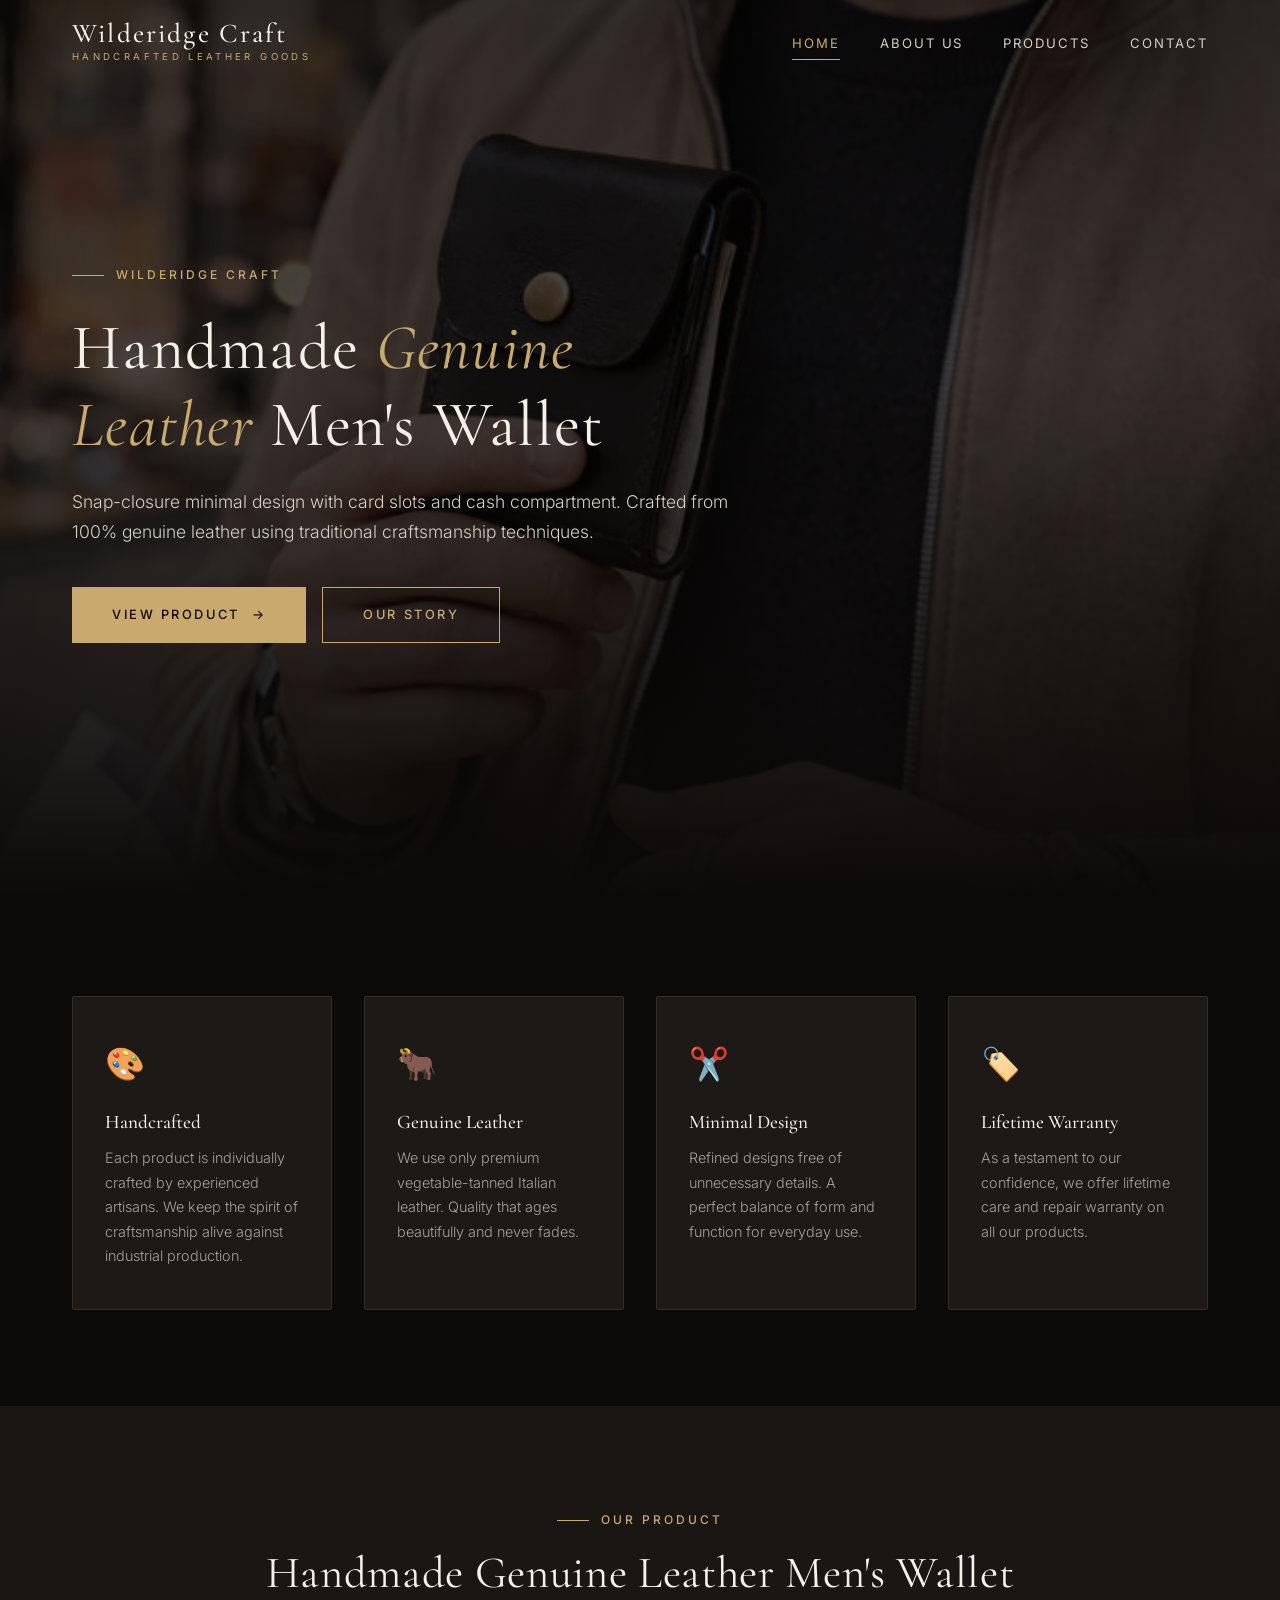
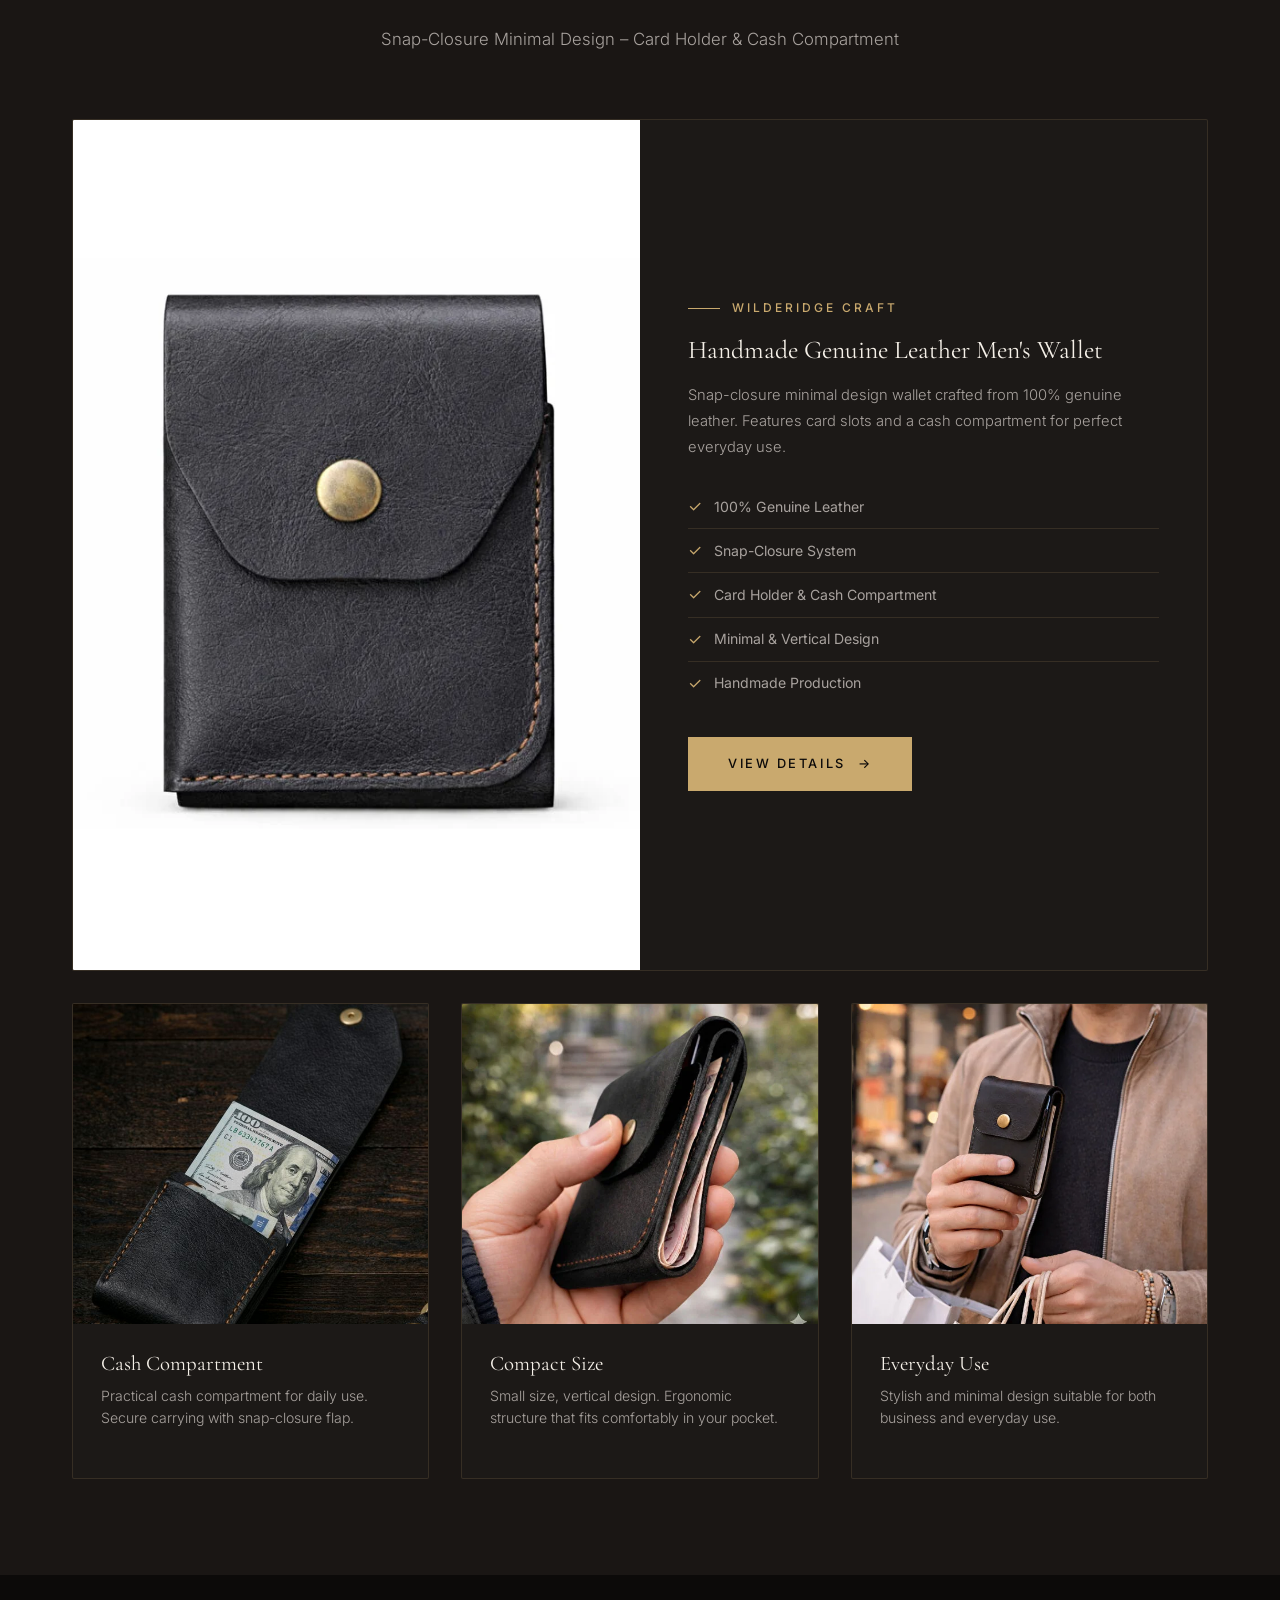
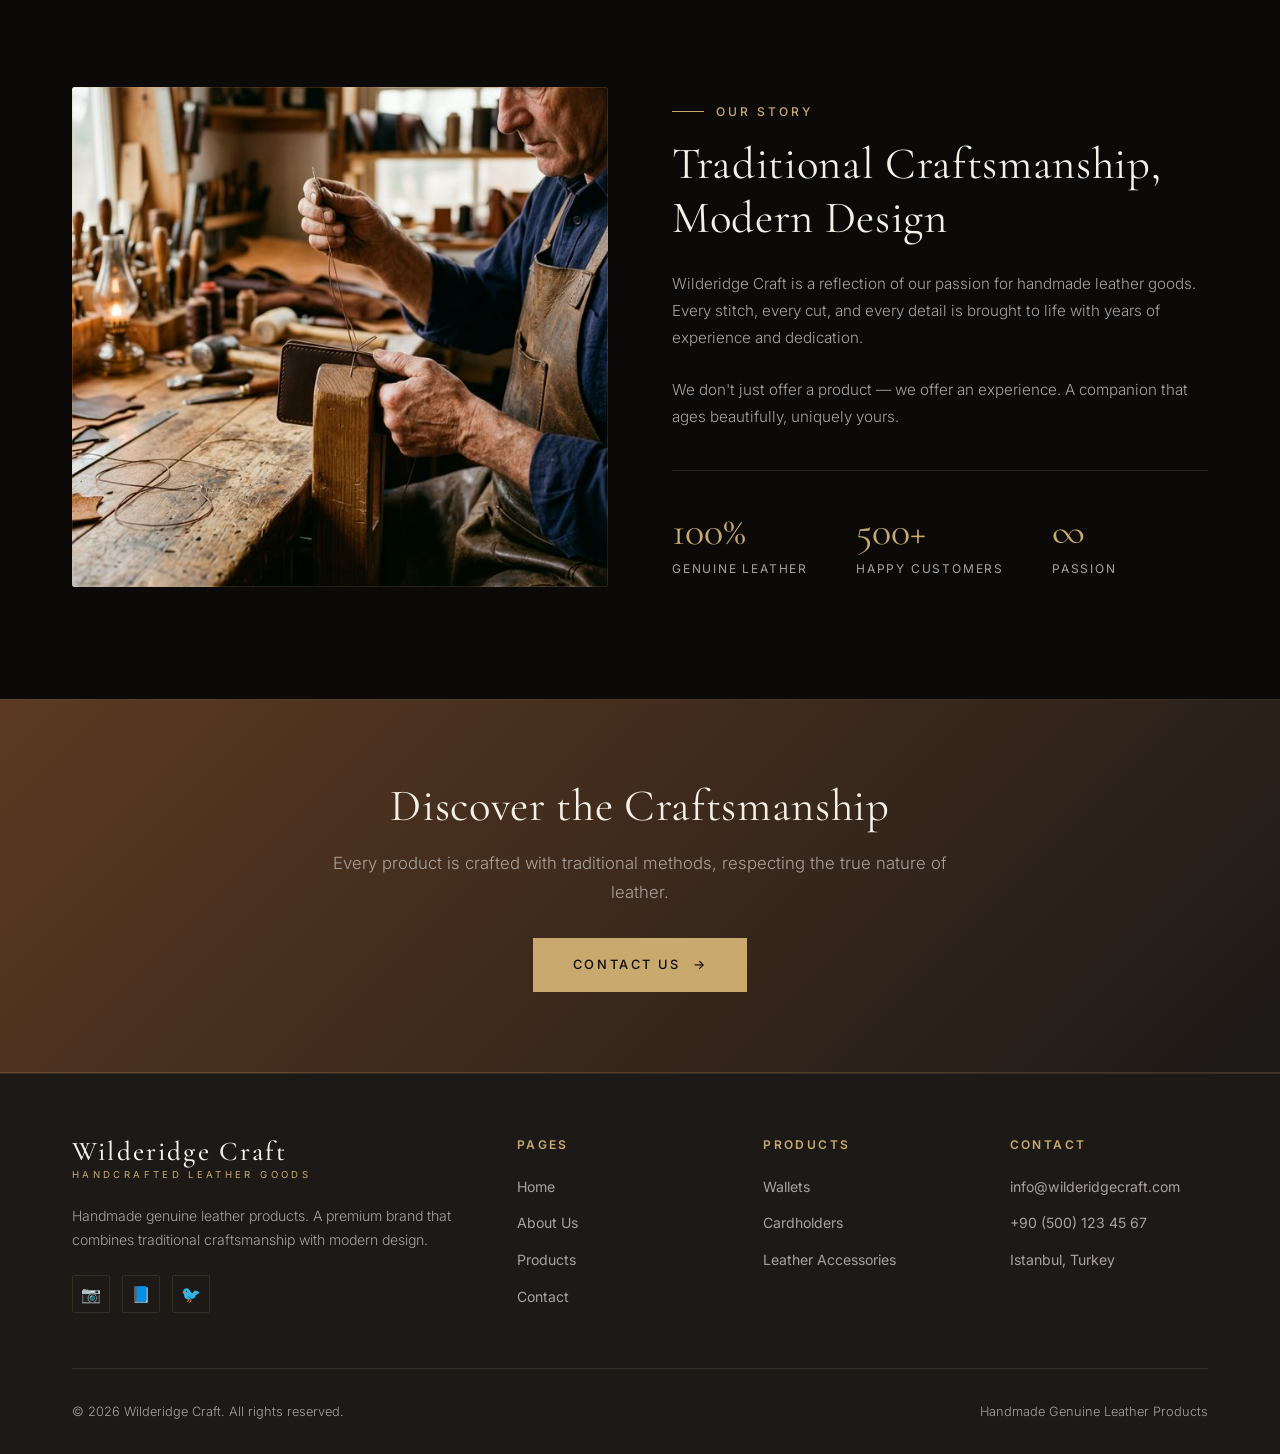
<file: index.html>
<!DOCTYPE html>
<html lang="en">
<head>
  <meta charset="UTF-8">
  <meta name="viewport" content="width=device-width, initial-scale=1.0">
  <title>Wilderidge Craft | Handmade Genuine Leather Wallet & Accessories</title>
  <meta name="description" content="Wilderidge Craft - Handmade genuine leather wallet, cardholder and leather accessories. Premium products crafted with traditional leather craftsmanship.">
  <link rel="stylesheet" href="style.css">
</head>
<body>

  <!-- HEADER -->
  <header class="header" id="header">
    <div class="container">
      <a href="index.html" class="logo">
        <span class="logo-brand">Wilderidge Craft</span>
        <span class="logo-tagline">Handcrafted Leather Goods</span>
      </a>
      <nav class="nav-links" id="navLinks">
        <a href="index.html" class="active">Home</a>
        <a href="hakkimizda.html">About Us</a>
        <a href="urunlerimiz.html">Products</a>
        <a href="iletisim.html">Contact</a>
      </nav>
      <button class="hamburger" id="hamburger" aria-label="Menu">
        <span></span>
        <span></span>
        <span></span>
      </button>
    </div>
    <div class="nav-overlay" id="navOverlay"></div>
  </header>

  <!-- HERO -->
  <section class="hero" id="hero">
    <div class="hero-bg">
      <img src="img/wallet-lifestyle.png" alt="Wilderidge Craft Handmade Leather Wallet">
    </div>
    <div class="hero-overlay"></div>
    <div class="container">
      <div class="hero-content">
        <span class="section-label">Wilderidge Craft</span>
        <h1>Handmade <span class="highlight">Genuine Leather</span> Men's Wallet</h1>
        <p>Snap-closure minimal design with card slots and cash compartment. Crafted from 100% genuine leather using traditional craftsmanship techniques.</p>
        <div style="display: flex; gap: 1rem; flex-wrap: wrap;">
          <a href="urunlerimiz.html" class="btn btn-primary">
            View Product
            <span class="btn-icon">→</span>
          </a>
          <a href="hakkimizda.html" class="btn btn-outline">
            Our Story
          </a>
        </div>
      </div>
    </div>
  </section>

  <!-- FEATURES -->
  <section class="features">
    <div class="container">
      <div class="features-grid">
        <div class="feature-card animate-on-scroll">
          <span class="feature-icon">🎨</span>
          <h3>Handcrafted</h3>
          <p>Each product is individually crafted by experienced artisans. We keep the spirit of craftsmanship alive against industrial production.</p>
        </div>
        <div class="feature-card animate-on-scroll">
          <span class="feature-icon">🐂</span>
          <h3>Genuine Leather</h3>
          <p>We use only premium vegetable-tanned Italian leather. Quality that ages beautifully and never fades.</p>
        </div>
        <div class="feature-card animate-on-scroll">
          <span class="feature-icon">✂️</span>
          <h3>Minimal Design</h3>
          <p>Refined designs free of unnecessary details. A perfect balance of form and function for everyday use.</p>
        </div>
        <div class="feature-card animate-on-scroll">
          <span class="feature-icon">🏷️</span>
          <h3>Lifetime Warranty</h3>
          <p>As a testament to our confidence, we offer lifetime care and repair warranty on all our products.</p>
        </div>
      </div>
    </div>
  </section>

  <!-- FEATURED PRODUCT -->
  <section class="products">
    <div class="container">
      <div class="products-header animate-on-scroll">
        <span class="section-label">Our Product</span>
        <h2 class="section-title">Handmade Genuine Leather Men's Wallet</h2>
        <p class="section-desc">Snap-Closure Minimal Design – Card Holder & Cash Compartment</p>
      </div>
      <div class="product-detail-card animate-on-scroll">
        <div class="product-detail-img">
          <img src="img/wallet-front.png" alt="Handmade Genuine Leather Men's Wallet – Snap-Closure Minimal Design">
        </div>
        <div class="product-detail-info">
          <span class="section-label">Wilderidge Craft</span>
          <h3>Handmade Genuine Leather Men's Wallet</h3>
          <p>Snap-closure minimal design wallet crafted from 100% genuine leather. Features card slots and a cash compartment for perfect everyday use.</p>
          <ul class="product-features">
            <li><span class="check">✓</span> 100% Genuine Leather</li>
            <li><span class="check">✓</span> Snap-Closure System</li>
            <li><span class="check">✓</span> Card Holder & Cash Compartment</li>
            <li><span class="check">✓</span> Minimal & Vertical Design</li>
            <li><span class="check">✓</span> Handmade Production</li>
          </ul>
          <a href="urunlerimiz.html" class="btn btn-primary" style="align-self: flex-start;">
            View Details
            <span class="btn-icon">→</span>
          </a>
        </div>
      </div>
      <!-- Product Gallery -->
      <div class="products-grid" style="margin-top: 2rem;">
        <div class="product-card animate-on-scroll">
          <div class="product-card-img">
            <img src="img/wallet-open.png" alt="Wallet Open View - Cash Compartment">
          </div>
          <div class="product-card-body">
            <h3>Cash Compartment</h3>
            <p class="product-desc">Practical cash compartment for daily use. Secure carrying with snap-closure flap.</p>
          </div>
        </div>
        <div class="product-card animate-on-scroll">
          <div class="product-card-img">
            <img src="img/wallet-hand.png" alt="Wallet In-Hand View">
          </div>
          <div class="product-card-body">
            <h3>Compact Size</h3>
            <p class="product-desc">Small size, vertical design. Ergonomic structure that fits comfortably in your pocket.</p>
          </div>
        </div>
        <div class="product-card animate-on-scroll">
          <div class="product-card-img">
            <img src="img/wallet-lifestyle.png" alt="Wallet Lifestyle Shot">
          </div>
          <div class="product-card-body">
            <h3>Everyday Use</h3>
            <p class="product-desc">Stylish and minimal design suitable for both business and everyday use.</p>
          </div>
        </div>
      </div>
    </div>
  </section>

  <!-- ABOUT PREVIEW -->
  <section class="about-section">
    <div class="container">
      <div class="about-grid">
        <div class="about-image animate-on-scroll">
          <img src="img/craftsmanship.png" alt="Wilderidge Craft Workshop">
        </div>
        <div class="about-text animate-on-scroll">
          <span class="section-label">Our Story</span>
          <h2>Traditional Craftsmanship,<br>Modern Design</h2>
          <p>Wilderidge Craft is a reflection of our passion for handmade leather goods. Every stitch, every cut, and every detail is brought to life with years of experience and dedication.</p>
          <p>We don't just offer a product — we offer an experience. A companion that ages beautifully, uniquely yours.</p>
          <div class="about-stats">
            <div class="stat">
              <span class="stat-number">100%</span>
              <span class="stat-label">Genuine Leather</span>
            </div>
            <div class="stat">
              <span class="stat-number">500+</span>
              <span class="stat-label">Happy Customers</span>
            </div>
            <div class="stat">
              <span class="stat-number">∞</span>
              <span class="stat-label">Passion</span>
            </div>
          </div>
        </div>
      </div>
    </div>
  </section>

  <!-- CTA -->
  <section class="cta-banner">
    <div class="container">
      <h2>Discover the Craftsmanship</h2>
      <p>Every product is crafted with traditional methods, respecting the true nature of leather.</p>
      <a href="iletisim.html" class="btn btn-primary">
        Contact Us
        <span class="btn-icon">→</span>
      </a>
    </div>
  </section>

  <!-- FOOTER -->
  <footer class="footer">
    <div class="container">
      <div class="footer-grid">
        <div class="footer-brand">
          <a href="index.html" class="logo">
            <span class="logo-brand">Wilderidge Craft</span>
            <span class="logo-tagline">Handcrafted Leather Goods</span>
          </a>
          <p>Handmade genuine leather products. A premium brand that combines traditional craftsmanship with modern design.</p>
          <div class="social-links">
            <a href="#" class="social-link" aria-label="Instagram">📷</a>
            <a href="#" class="social-link" aria-label="Facebook">📘</a>
            <a href="#" class="social-link" aria-label="Twitter">🐦</a>
          </div>
        </div>
        <div class="footer-col">
          <h4>Pages</h4>
          <ul>
            <li><a href="index.html">Home</a></li>
            <li><a href="hakkimizda.html">About Us</a></li>
            <li><a href="urunlerimiz.html">Products</a></li>
            <li><a href="iletisim.html">Contact</a></li>
          </ul>
        </div>
        <div class="footer-col">
          <h4>Products</h4>
          <ul>
            <li><a href="urunlerimiz.html">Wallets</a></li>
            <li><a href="urunlerimiz.html">Cardholders</a></li>
            <li><a href="urunlerimiz.html">Leather Accessories</a></li>
          </ul>
        </div>
        <div class="footer-col">
          <h4>Contact</h4>
          <ul>
            <li><a href="mailto:info@wilderidgecraft.com">info@wilderidgecraft.com</a></li>
            <li><a href="tel:+905001234567">+90 (500) 123 45 67</a></li>
            <li><a href="iletisim.html">Istanbul, Turkey</a></li>
          </ul>
        </div>
      </div>
      <div class="footer-bottom">
        <p>&copy; 2026 Wilderidge Craft. All rights reserved.</p>
        <p>Handmade Genuine Leather Products</p>
      </div>
    </div>
  </footer>

  <script src="main.js"></script>
</body>
</html>
</file>
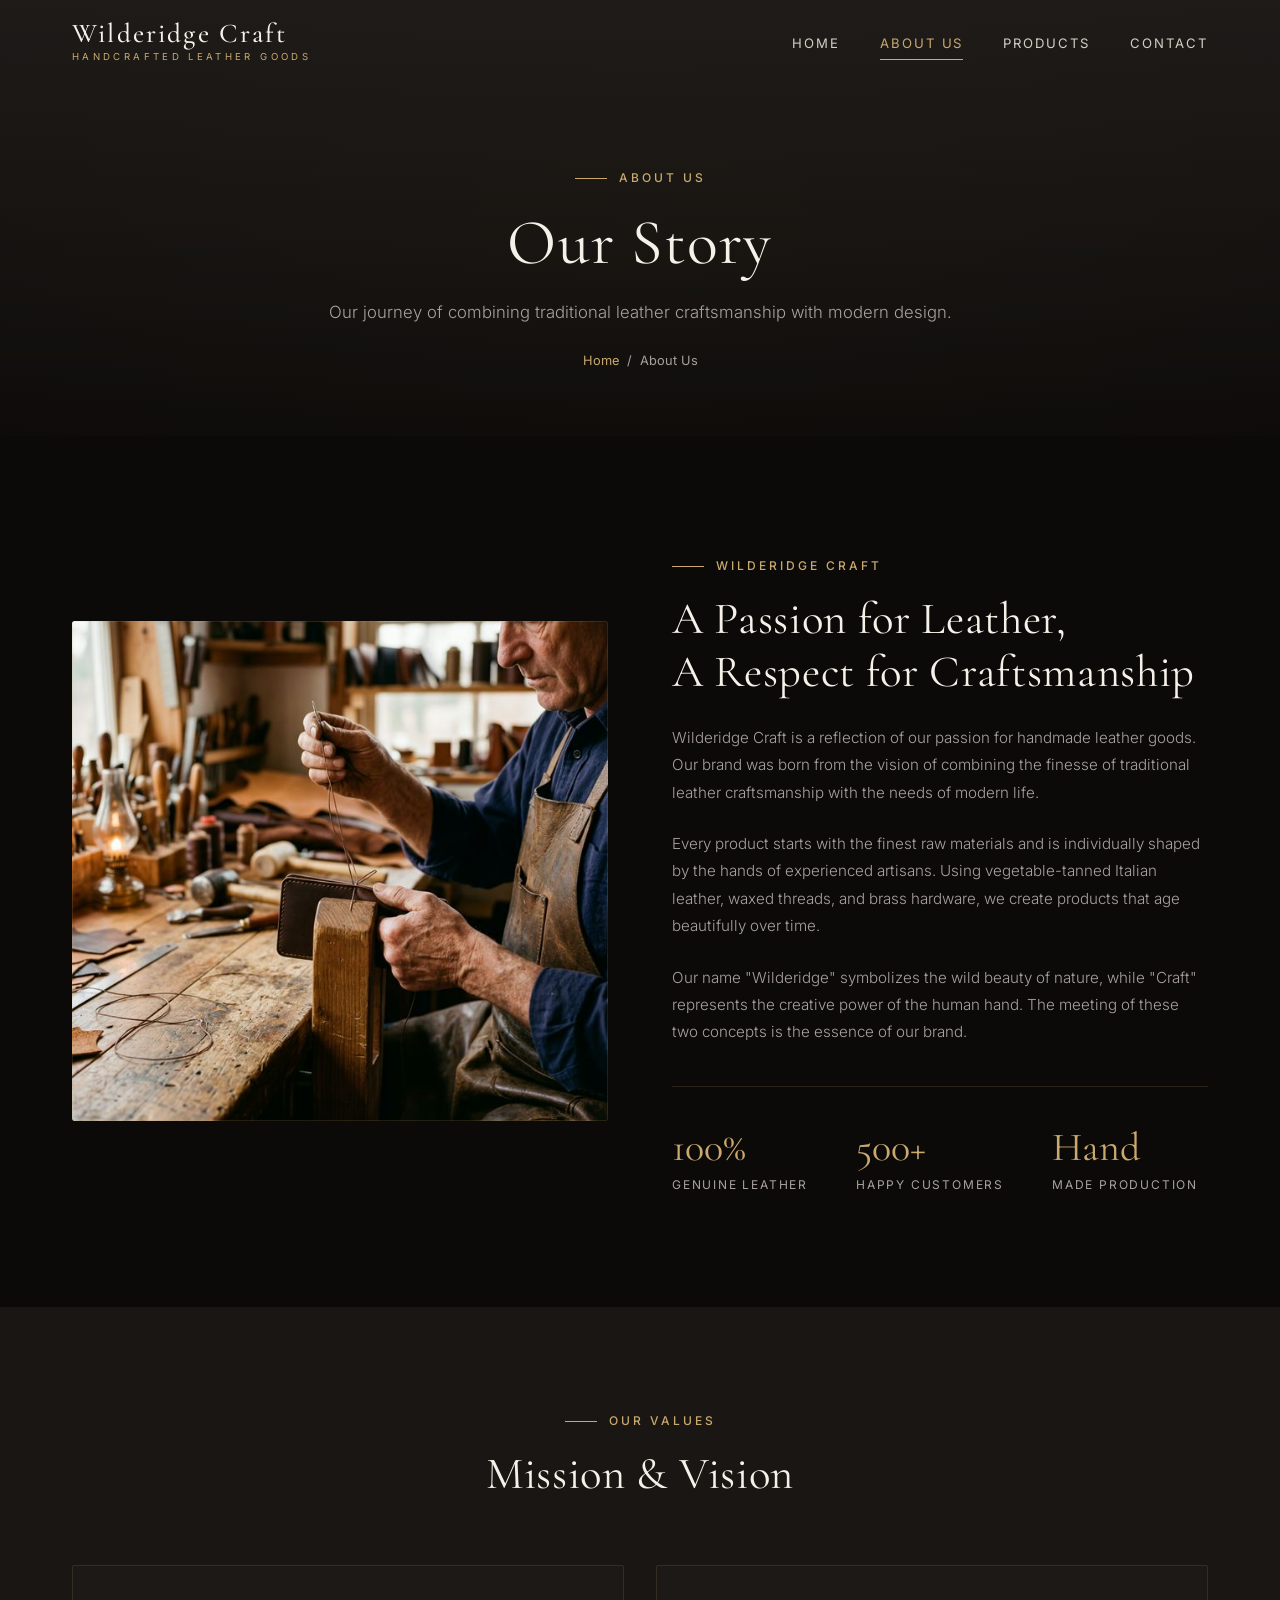
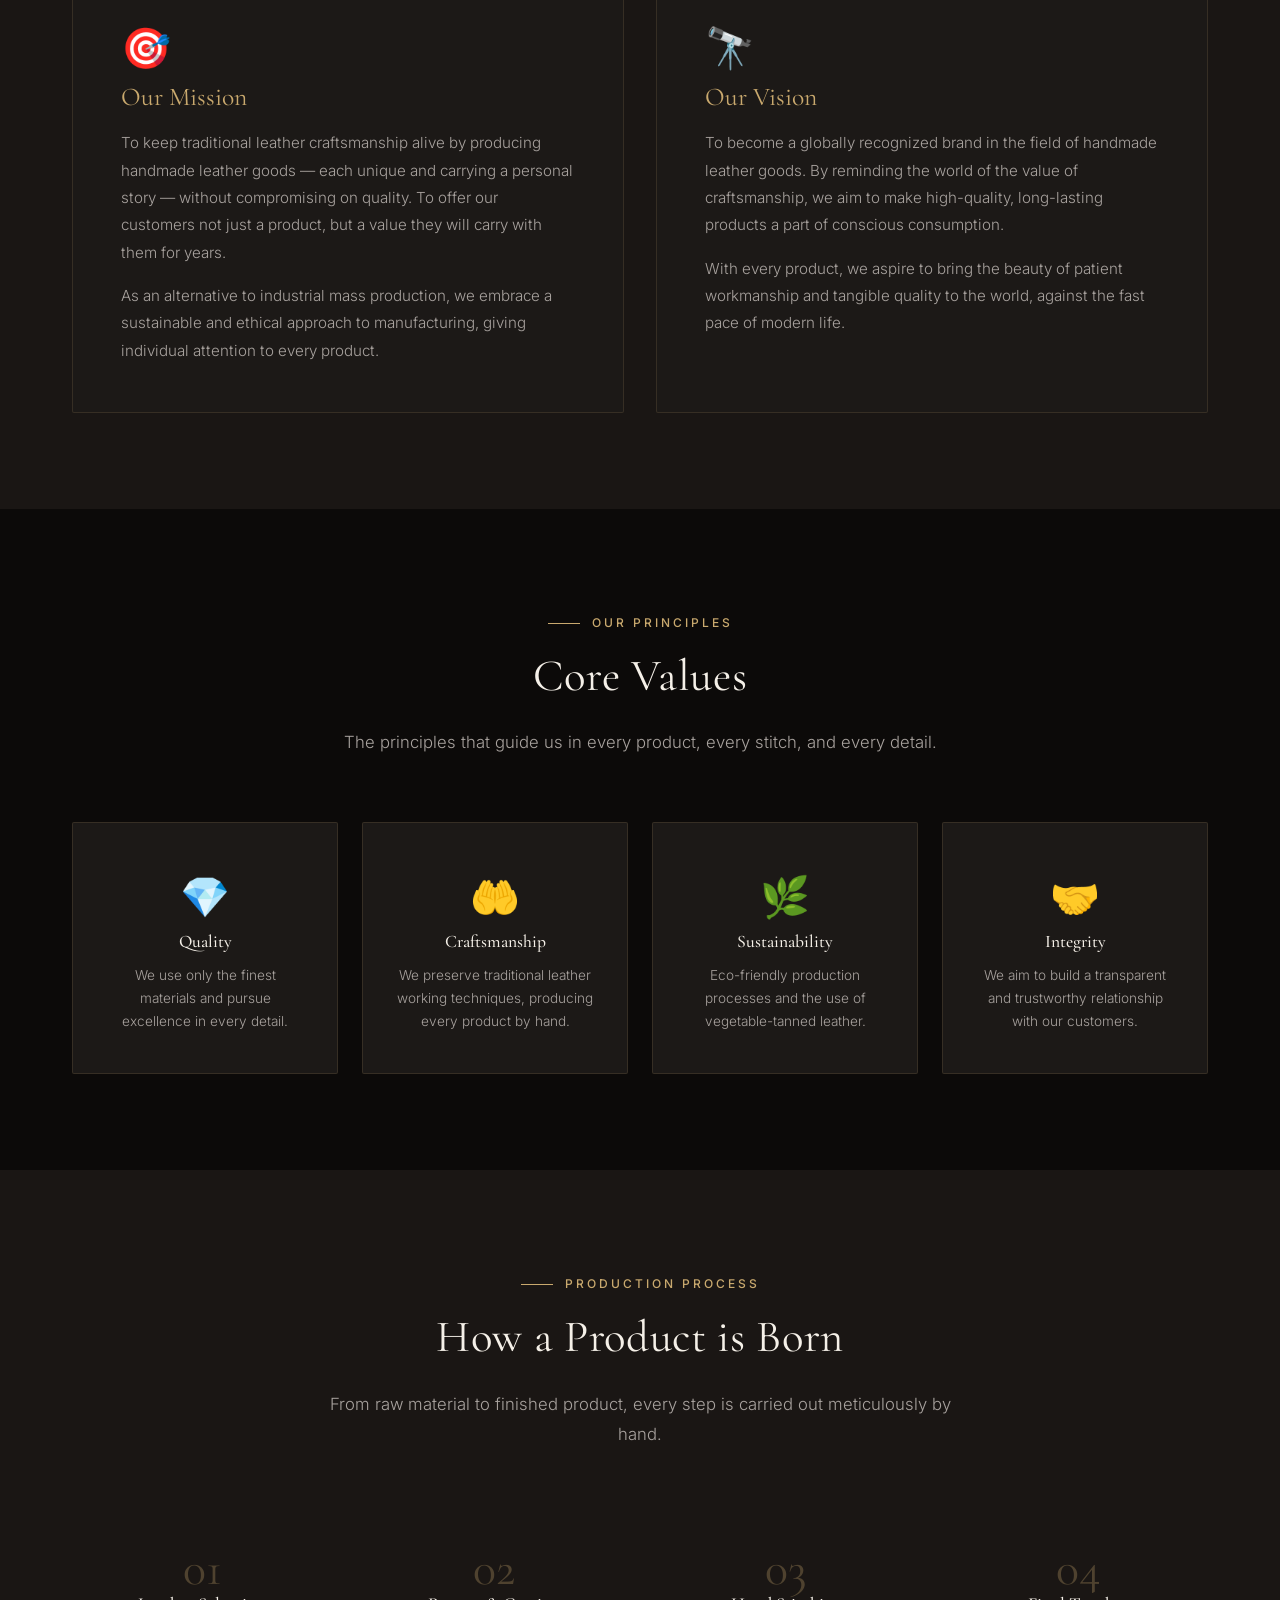
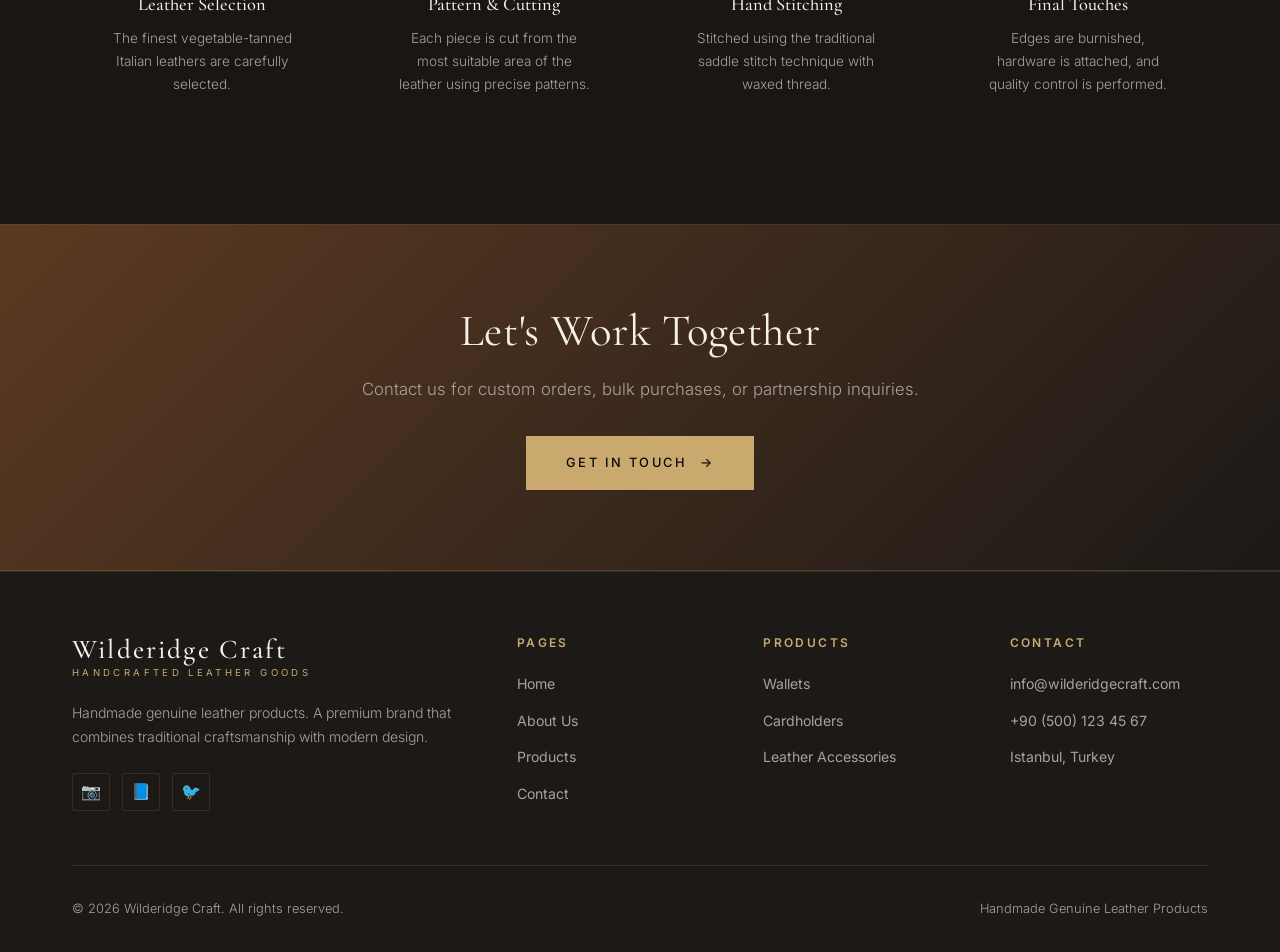
<file: hakkimizda.html>
<!DOCTYPE html>
<html lang="en">
<head>
  <meta charset="UTF-8">
  <meta name="viewport" content="width=device-width, initial-scale=1.0">
  <title>About Us | Wilderidge Craft - Our Story, Mission & Vision</title>
  <meta name="description" content="Discover the story, mission and vision of Wilderidge Craft. Traditional craftsmanship in handmade genuine leather products.">
  <link rel="stylesheet" href="style.css">
</head>
<body>

  <!-- HEADER -->
  <header class="header" id="header">
    <div class="container">
      <a href="index.html" class="logo">
        <span class="logo-brand">Wilderidge Craft</span>
        <span class="logo-tagline">Handcrafted Leather Goods</span>
      </a>
      <nav class="nav-links" id="navLinks">
        <a href="index.html">Home</a>
        <a href="hakkimizda.html" class="active">About Us</a>
        <a href="urunlerimiz.html">Products</a>
        <a href="iletisim.html">Contact</a>
      </nav>
      <button class="hamburger" id="hamburger" aria-label="Menu">
        <span></span>
        <span></span>
        <span></span>
      </button>
    </div>
    <div class="nav-overlay" id="navOverlay"></div>
  </header>

  <!-- PAGE HERO -->
  <section class="page-hero">
    <div class="container">
      <span class="section-label">About Us</span>
      <h1>Our Story</h1>
      <p>Our journey of combining traditional leather craftsmanship with modern design.</p>
      <div class="breadcrumb">
        <a href="index.html">Home</a>
        <span>/</span>
        <span>About Us</span>
      </div>
    </div>
  </section>

  <!-- ABOUT STORY -->
  <section class="about-section">
    <div class="container">
      <div class="about-grid">
        <div class="about-image animate-on-scroll">
          <img src="img/craftsmanship.png" alt="Wilderidge Craft Workshop - Handmade Leather Craftsmanship">
        </div>
        <div class="about-text animate-on-scroll">
          <span class="section-label">Wilderidge Craft</span>
          <h2>A Passion for Leather,<br>A Respect for Craftsmanship</h2>
          <p>Wilderidge Craft is a reflection of our passion for handmade leather goods. Our brand was born from the vision of combining the finesse of traditional leather craftsmanship with the needs of modern life.</p>
          <p>Every product starts with the finest raw materials and is individually shaped by the hands of experienced artisans. Using vegetable-tanned Italian leather, waxed threads, and brass hardware, we create products that age beautifully over time.</p>
          <p>Our name "Wilderidge" symbolizes the wild beauty of nature, while "Craft" represents the creative power of the human hand. The meeting of these two concepts is the essence of our brand.</p>
          <div class="about-stats">
            <div class="stat">
              <span class="stat-number">100%</span>
              <span class="stat-label">Genuine Leather</span>
            </div>
            <div class="stat">
              <span class="stat-number">500+</span>
              <span class="stat-label">Happy Customers</span>
            </div>
            <div class="stat">
              <span class="stat-number">Hand</span>
              <span class="stat-label">Made Production</span>
            </div>
          </div>
        </div>
      </div>
    </div>
  </section>

  <!-- MISSION & VISION -->
  <section class="mission-vision">
    <div class="container">
      <div style="text-align: center; margin-bottom: 4rem;">
        <span class="section-label">Our Values</span>
        <h2 class="section-title">Mission & Vision</h2>
      </div>
      <div class="mv-grid">
        <div class="mv-card animate-on-scroll">
          <span class="mv-icon">🎯</span>
          <h3>Our Mission</h3>
          <p>To keep traditional leather craftsmanship alive by producing handmade leather goods — each unique and carrying a personal story — without compromising on quality. To offer our customers not just a product, but a value they will carry with them for years.</p>
          <p style="margin-top: 1rem;">As an alternative to industrial mass production, we embrace a sustainable and ethical approach to manufacturing, giving individual attention to every product.</p>
        </div>
        <div class="mv-card animate-on-scroll">
          <span class="mv-icon">🔭</span>
          <h3>Our Vision</h3>
          <p>To become a globally recognized brand in the field of handmade leather goods. By reminding the world of the value of craftsmanship, we aim to make high-quality, long-lasting products a part of conscious consumption.</p>
          <p style="margin-top: 1rem;">With every product, we aspire to bring the beauty of patient workmanship and tangible quality to the world, against the fast pace of modern life.</p>
        </div>
      </div>
    </div>
  </section>

  <!-- VALUES -->
  <section class="values">
    <div class="container">
      <div class="values-header animate-on-scroll">
        <span class="section-label">Our Principles</span>
        <h2 class="section-title">Core Values</h2>
        <p class="section-desc">The principles that guide us in every product, every stitch, and every detail.</p>
      </div>
      <div class="values-grid">
        <div class="value-card animate-on-scroll">
          <span class="value-icon">💎</span>
          <h3>Quality</h3>
          <p>We use only the finest materials and pursue excellence in every detail.</p>
        </div>
        <div class="value-card animate-on-scroll">
          <span class="value-icon">🤲</span>
          <h3>Craftsmanship</h3>
          <p>We preserve traditional leather working techniques, producing every product by hand.</p>
        </div>
        <div class="value-card animate-on-scroll">
          <span class="value-icon">🌿</span>
          <h3>Sustainability</h3>
          <p>Eco-friendly production processes and the use of vegetable-tanned leather.</p>
        </div>
        <div class="value-card animate-on-scroll">
          <span class="value-icon">🤝</span>
          <h3>Integrity</h3>
          <p>We aim to build a transparent and trustworthy relationship with our customers.</p>
        </div>
      </div>
    </div>
  </section>

  <!-- CRAFTSMANSHIP PROCESS -->
  <section class="process">
    <div class="container">
      <div class="process-header animate-on-scroll">
        <span class="section-label">Production Process</span>
        <h2 class="section-title">How a Product is Born</h2>
        <p class="section-desc">From raw material to finished product, every step is carried out meticulously by hand.</p>
      </div>
      <div class="process-steps">
        <div class="process-step animate-on-scroll">
          <span class="step-number">01</span>
          <h3>Leather Selection</h3>
          <p>The finest vegetable-tanned Italian leathers are carefully selected.</p>
        </div>
        <div class="process-step animate-on-scroll">
          <span class="step-number">02</span>
          <h3>Pattern & Cutting</h3>
          <p>Each piece is cut from the most suitable area of the leather using precise patterns.</p>
        </div>
        <div class="process-step animate-on-scroll">
          <span class="step-number">03</span>
          <h3>Hand Stitching</h3>
          <p>Stitched using the traditional saddle stitch technique with waxed thread.</p>
        </div>
        <div class="process-step animate-on-scroll">
          <span class="step-number">04</span>
          <h3>Final Touches</h3>
          <p>Edges are burnished, hardware is attached, and quality control is performed.</p>
        </div>
      </div>
    </div>
  </section>

  <!-- CTA -->
  <section class="cta-banner">
    <div class="container">
      <h2>Let's Work Together</h2>
      <p>Contact us for custom orders, bulk purchases, or partnership inquiries.</p>
      <a href="iletisim.html" class="btn btn-primary">
        Get in Touch
        <span class="btn-icon">→</span>
      </a>
    </div>
  </section>

  <!-- FOOTER -->
  <footer class="footer">
    <div class="container">
      <div class="footer-grid">
        <div class="footer-brand">
          <a href="index.html" class="logo">
            <span class="logo-brand">Wilderidge Craft</span>
            <span class="logo-tagline">Handcrafted Leather Goods</span>
          </a>
          <p>Handmade genuine leather products. A premium brand that combines traditional craftsmanship with modern design.</p>
          <div class="social-links">
            <a href="#" class="social-link" aria-label="Instagram">📷</a>
            <a href="#" class="social-link" aria-label="Facebook">📘</a>
            <a href="#" class="social-link" aria-label="Twitter">🐦</a>
          </div>
        </div>
        <div class="footer-col">
          <h4>Pages</h4>
          <ul>
            <li><a href="index.html">Home</a></li>
            <li><a href="hakkimizda.html">About Us</a></li>
            <li><a href="urunlerimiz.html">Products</a></li>
            <li><a href="iletisim.html">Contact</a></li>
          </ul>
        </div>
        <div class="footer-col">
          <h4>Products</h4>
          <ul>
            <li><a href="urunlerimiz.html">Wallets</a></li>
            <li><a href="urunlerimiz.html">Cardholders</a></li>
            <li><a href="urunlerimiz.html">Leather Accessories</a></li>
          </ul>
        </div>
        <div class="footer-col">
          <h4>Contact</h4>
          <ul>
            <li><a href="mailto:info@wilderidgecraft.com">info@wilderidgecraft.com</a></li>
            <li><a href="tel:+905001234567">+90 (500) 123 45 67</a></li>
            <li><a href="iletisim.html">Istanbul, Turkey</a></li>
          </ul>
        </div>
      </div>
      <div class="footer-bottom">
        <p>&copy; 2026 Wilderidge Craft. All rights reserved.</p>
        <p>Handmade Genuine Leather Products</p>
      </div>
    </div>
  </footer>

  <script src="main.js"></script>
</body>
</html>
</file>
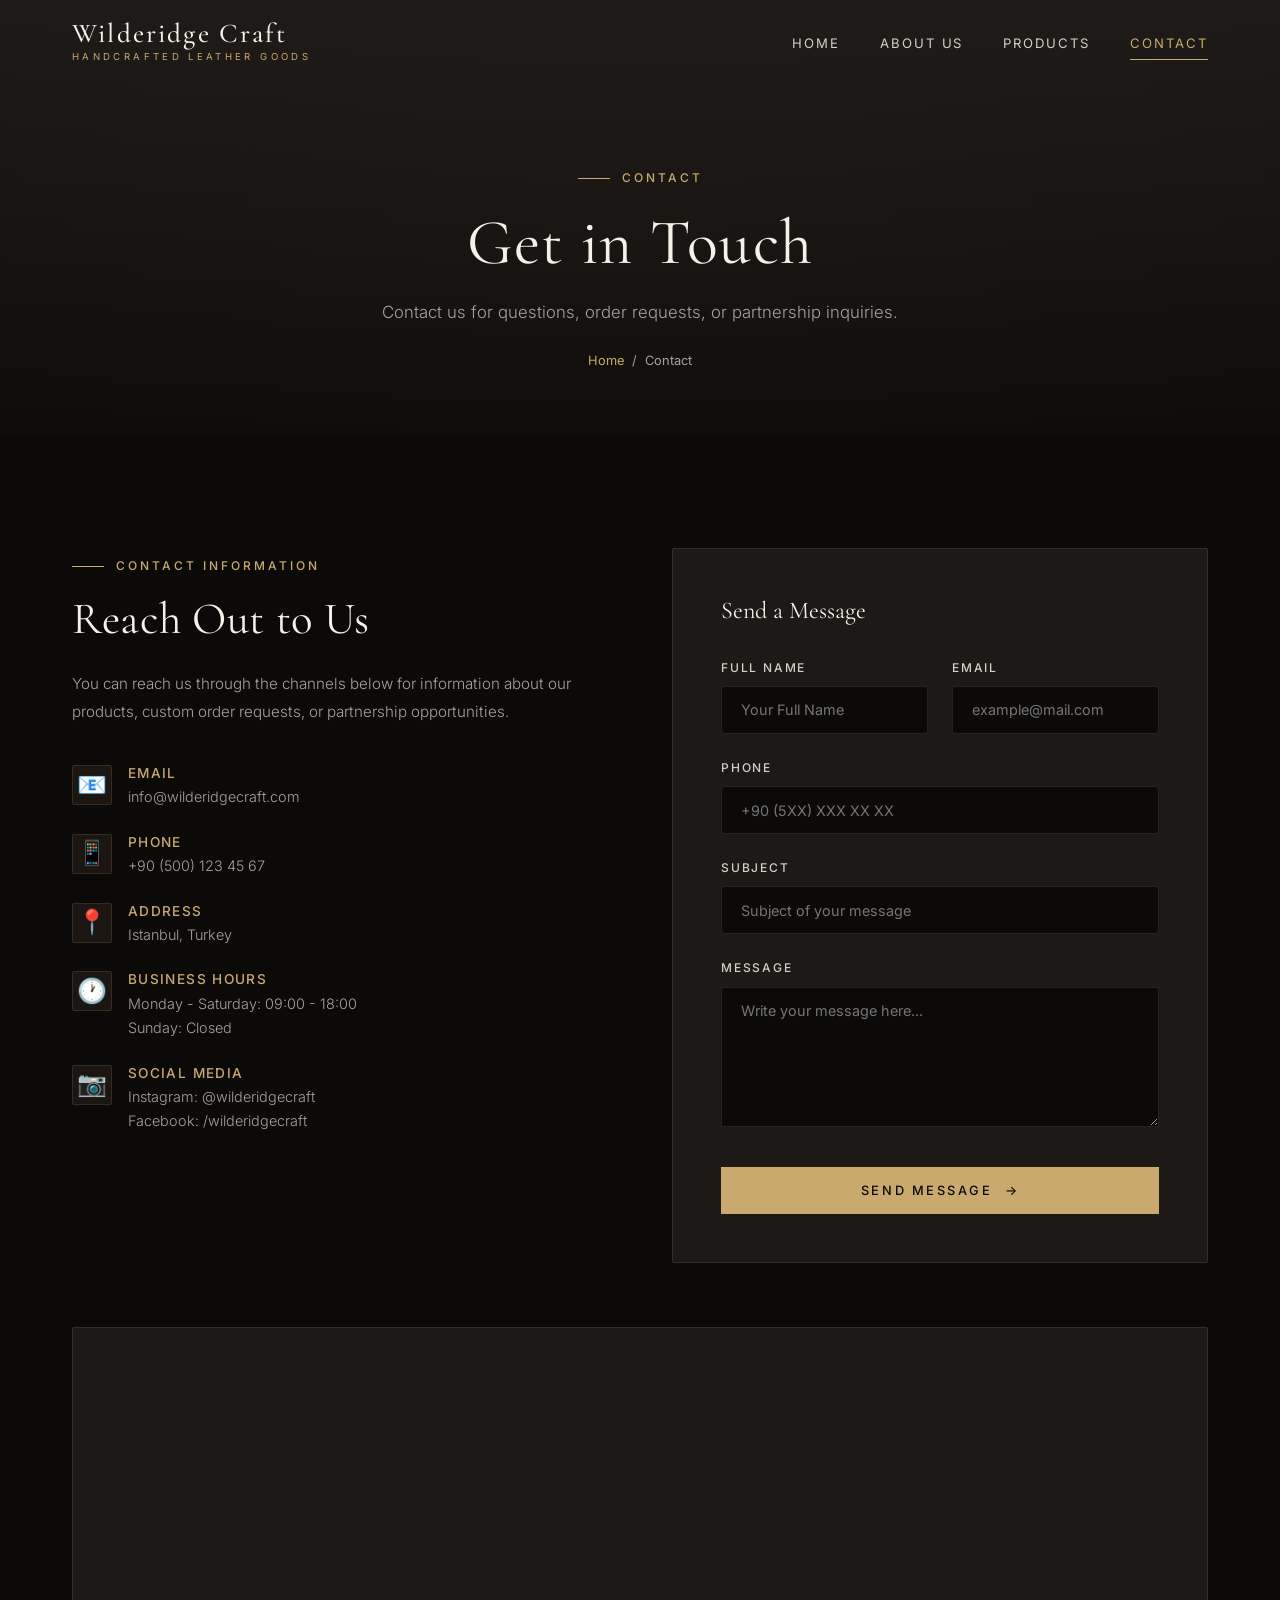
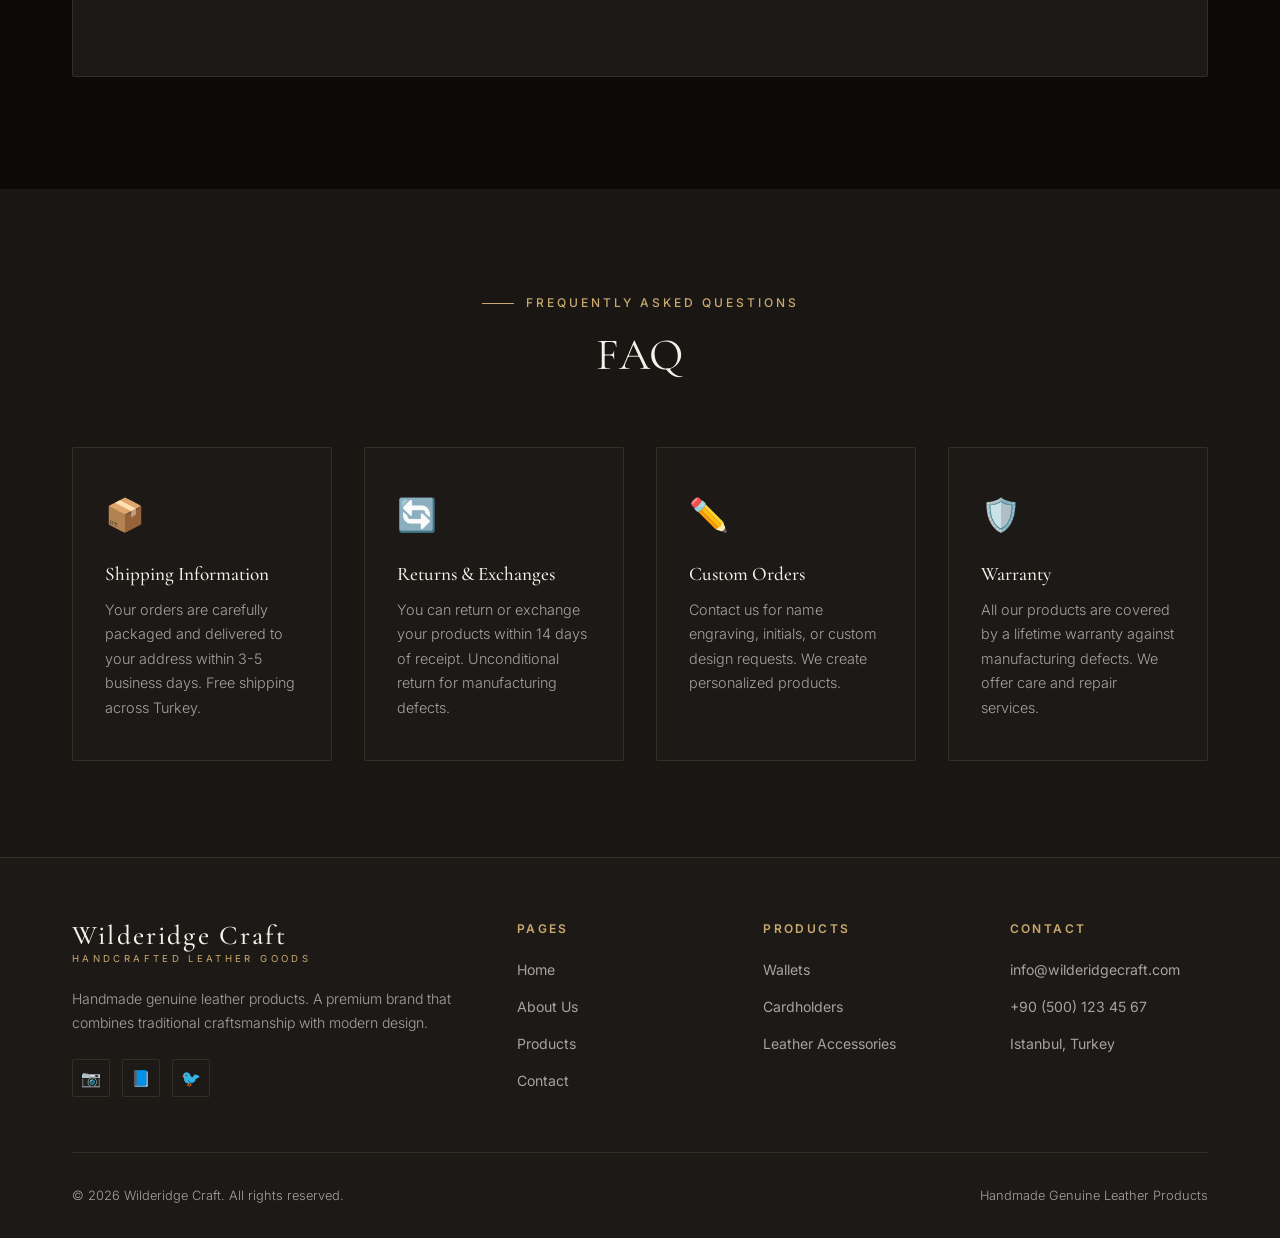
<file: iletisim.html>
<!DOCTYPE html>
<html lang="en">
<head>
  <meta charset="UTF-8">
  <meta name="viewport" content="width=device-width, initial-scale=1.0">
  <title>Contact | Wilderidge Craft - Get in Touch</title>
  <meta name="description" content="Get in touch with Wilderidge Craft. Contact us for orders, custom designs, and partnership inquiries.">
  <link rel="stylesheet" href="style.css">
</head>
<body>

  <!-- HEADER -->
  <header class="header" id="header">
    <div class="container">
      <a href="index.html" class="logo">
        <span class="logo-brand">Wilderidge Craft</span>
        <span class="logo-tagline">Handcrafted Leather Goods</span>
      </a>
      <nav class="nav-links" id="navLinks">
        <a href="index.html">Home</a>
        <a href="hakkimizda.html">About Us</a>
        <a href="urunlerimiz.html">Products</a>
        <a href="iletisim.html" class="active">Contact</a>
      </nav>
      <button class="hamburger" id="hamburger" aria-label="Menu">
        <span></span>
        <span></span>
        <span></span>
      </button>
    </div>
    <div class="nav-overlay" id="navOverlay"></div>
  </header>

  <!-- PAGE HERO -->
  <section class="page-hero">
    <div class="container">
      <span class="section-label">Contact</span>
      <h1>Get in Touch</h1>
      <p>Contact us for questions, order requests, or partnership inquiries.</p>
      <div class="breadcrumb">
        <a href="index.html">Home</a>
        <span>/</span>
        <span>Contact</span>
      </div>
    </div>
  </section>

  <!-- CONTACT SECTION -->
  <section class="contact-section">
    <div class="container">
      <div class="contact-grid">
        <!-- Contact Info -->
        <div class="contact-info animate-on-scroll">
          <span class="section-label">Contact Information</span>
          <h2>Reach Out to Us</h2>
          <p>You can reach us through the channels below for information about our products, custom order requests, or partnership opportunities.</p>

          <div class="contact-details">
            <div class="contact-item">
              <div class="contact-item-icon">📧</div>
              <div class="contact-item-text">
                <h4>Email</h4>
                <p>info@wilderidgecraft.com</p>
              </div>
            </div>
            <div class="contact-item">
              <div class="contact-item-icon">📱</div>
              <div class="contact-item-text">
                <h4>Phone</h4>
                <p>+90 (500) 123 45 67</p>
              </div>
            </div>
            <div class="contact-item">
              <div class="contact-item-icon">📍</div>
              <div class="contact-item-text">
                <h4>Address</h4>
                <p>Istanbul, Turkey</p>
              </div>
            </div>
            <div class="contact-item">
              <div class="contact-item-icon">🕐</div>
              <div class="contact-item-text">
                <h4>Business Hours</h4>
                <p>Monday - Saturday: 09:00 - 18:00<br>Sunday: Closed</p>
              </div>
            </div>
            <div class="contact-item">
              <div class="contact-item-icon">📷</div>
              <div class="contact-item-text">
                <h4>Social Media</h4>
                <p>Instagram: @wilderidgecraft<br>Facebook: /wilderidgecraft</p>
              </div>
            </div>
          </div>
        </div>

        <!-- Contact Form -->
        <div class="contact-form-wrapper animate-on-scroll">
          <h3>Send a Message</h3>
          <form id="contactForm">
            <div class="form-row">
              <div class="form-group">
                <label for="name">Full Name</label>
                <input type="text" id="name" name="name" placeholder="Your Full Name" required>
              </div>
              <div class="form-group">
                <label for="email">Email</label>
                <input type="email" id="email" name="email" placeholder="example@mail.com" required>
              </div>
            </div>
            <div class="form-group">
              <label for="phone">Phone</label>
              <input type="tel" id="phone" name="phone" placeholder="+90 (5XX) XXX XX XX">
            </div>
            <div class="form-group">
              <label for="subject">Subject</label>
              <input type="text" id="subject" name="subject" placeholder="Subject of your message" required>
            </div>
            <div class="form-group">
              <label for="message">Message</label>
              <textarea id="message" name="message" placeholder="Write your message here..." required></textarea>
            </div>
            <button type="submit" class="btn btn-primary form-submit">
              Send Message
              <span class="btn-icon">→</span>
            </button>
            <div class="form-success">
              ✓ Your message has been sent successfully! We will get back to you as soon as possible.
            </div>
          </form>
        </div>
      </div>

      <!-- Map -->
      <div class="map-container animate-on-scroll">
        <iframe 
          src="https://www.google.com/maps/embed?pb=!1m18!1m12!1m3!1d192697.79327595465!2d28.87198724999999!3d41.00537299999999!2m3!1f0!2f0!3f0!3m2!1i1024!2i768!4f13.1!3m3!1m2!1s0x14caa7040068086b%3A0xe1ccfe98bc01b0d0!2zxLBzdGFuYnVs!5e0!3m2!1str!2str!4v1679000000000!5m2!1str!2str" 
          allowfullscreen="" 
          loading="lazy" 
          referrerpolicy="no-referrer-when-downgrade"
          title="Wilderidge Craft Location">
        </iframe>
      </div>
    </div>
  </section>

  <!-- FAQ-like section -->
  <section class="features" style="background: var(--color-surface);">
    <div class="container">
      <div style="text-align: center; margin-bottom: 4rem;">
        <span class="section-label">Frequently Asked Questions</span>
        <h2 class="section-title">FAQ</h2>
      </div>
      <div class="features-grid">
        <div class="feature-card animate-on-scroll">
          <span class="feature-icon">📦</span>
          <h3>Shipping Information</h3>
          <p>Your orders are carefully packaged and delivered to your address within 3-5 business days. Free shipping across Turkey.</p>
        </div>
        <div class="feature-card animate-on-scroll">
          <span class="feature-icon">🔄</span>
          <h3>Returns & Exchanges</h3>
          <p>You can return or exchange your products within 14 days of receipt. Unconditional return for manufacturing defects.</p>
        </div>
        <div class="feature-card animate-on-scroll">
          <span class="feature-icon">✏️</span>
          <h3>Custom Orders</h3>
          <p>Contact us for name engraving, initials, or custom design requests. We create personalized products.</p>
        </div>
        <div class="feature-card animate-on-scroll">
          <span class="feature-icon">🛡️</span>
          <h3>Warranty</h3>
          <p>All our products are covered by a lifetime warranty against manufacturing defects. We offer care and repair services.</p>
        </div>
      </div>
    </div>
  </section>

  <!-- FOOTER -->
  <footer class="footer">
    <div class="container">
      <div class="footer-grid">
        <div class="footer-brand">
          <a href="index.html" class="logo">
            <span class="logo-brand">Wilderidge Craft</span>
            <span class="logo-tagline">Handcrafted Leather Goods</span>
          </a>
          <p>Handmade genuine leather products. A premium brand that combines traditional craftsmanship with modern design.</p>
          <div class="social-links">
            <a href="#" class="social-link" aria-label="Instagram">📷</a>
            <a href="#" class="social-link" aria-label="Facebook">📘</a>
            <a href="#" class="social-link" aria-label="Twitter">🐦</a>
          </div>
        </div>
        <div class="footer-col">
          <h4>Pages</h4>
          <ul>
            <li><a href="index.html">Home</a></li>
            <li><a href="hakkimizda.html">About Us</a></li>
            <li><a href="urunlerimiz.html">Products</a></li>
            <li><a href="iletisim.html">Contact</a></li>
          </ul>
        </div>
        <div class="footer-col">
          <h4>Products</h4>
          <ul>
            <li><a href="urunlerimiz.html">Wallets</a></li>
            <li><a href="urunlerimiz.html">Cardholders</a></li>
            <li><a href="urunlerimiz.html">Leather Accessories</a></li>
          </ul>
        </div>
        <div class="footer-col">
          <h4>Contact</h4>
          <ul>
            <li><a href="mailto:info@wilderidgecraft.com">info@wilderidgecraft.com</a></li>
            <li><a href="tel:+905001234567">+90 (500) 123 45 67</a></li>
            <li><a href="iletisim.html">Istanbul, Turkey</a></li>
          </ul>
        </div>
      </div>
      <div class="footer-bottom">
        <p>&copy; 2026 Wilderidge Craft. All rights reserved.</p>
        <p>Handmade Genuine Leather Products</p>
      </div>
    </div>
  </footer>

  <script src="main.js"></script>
</body>
</html>
</file>
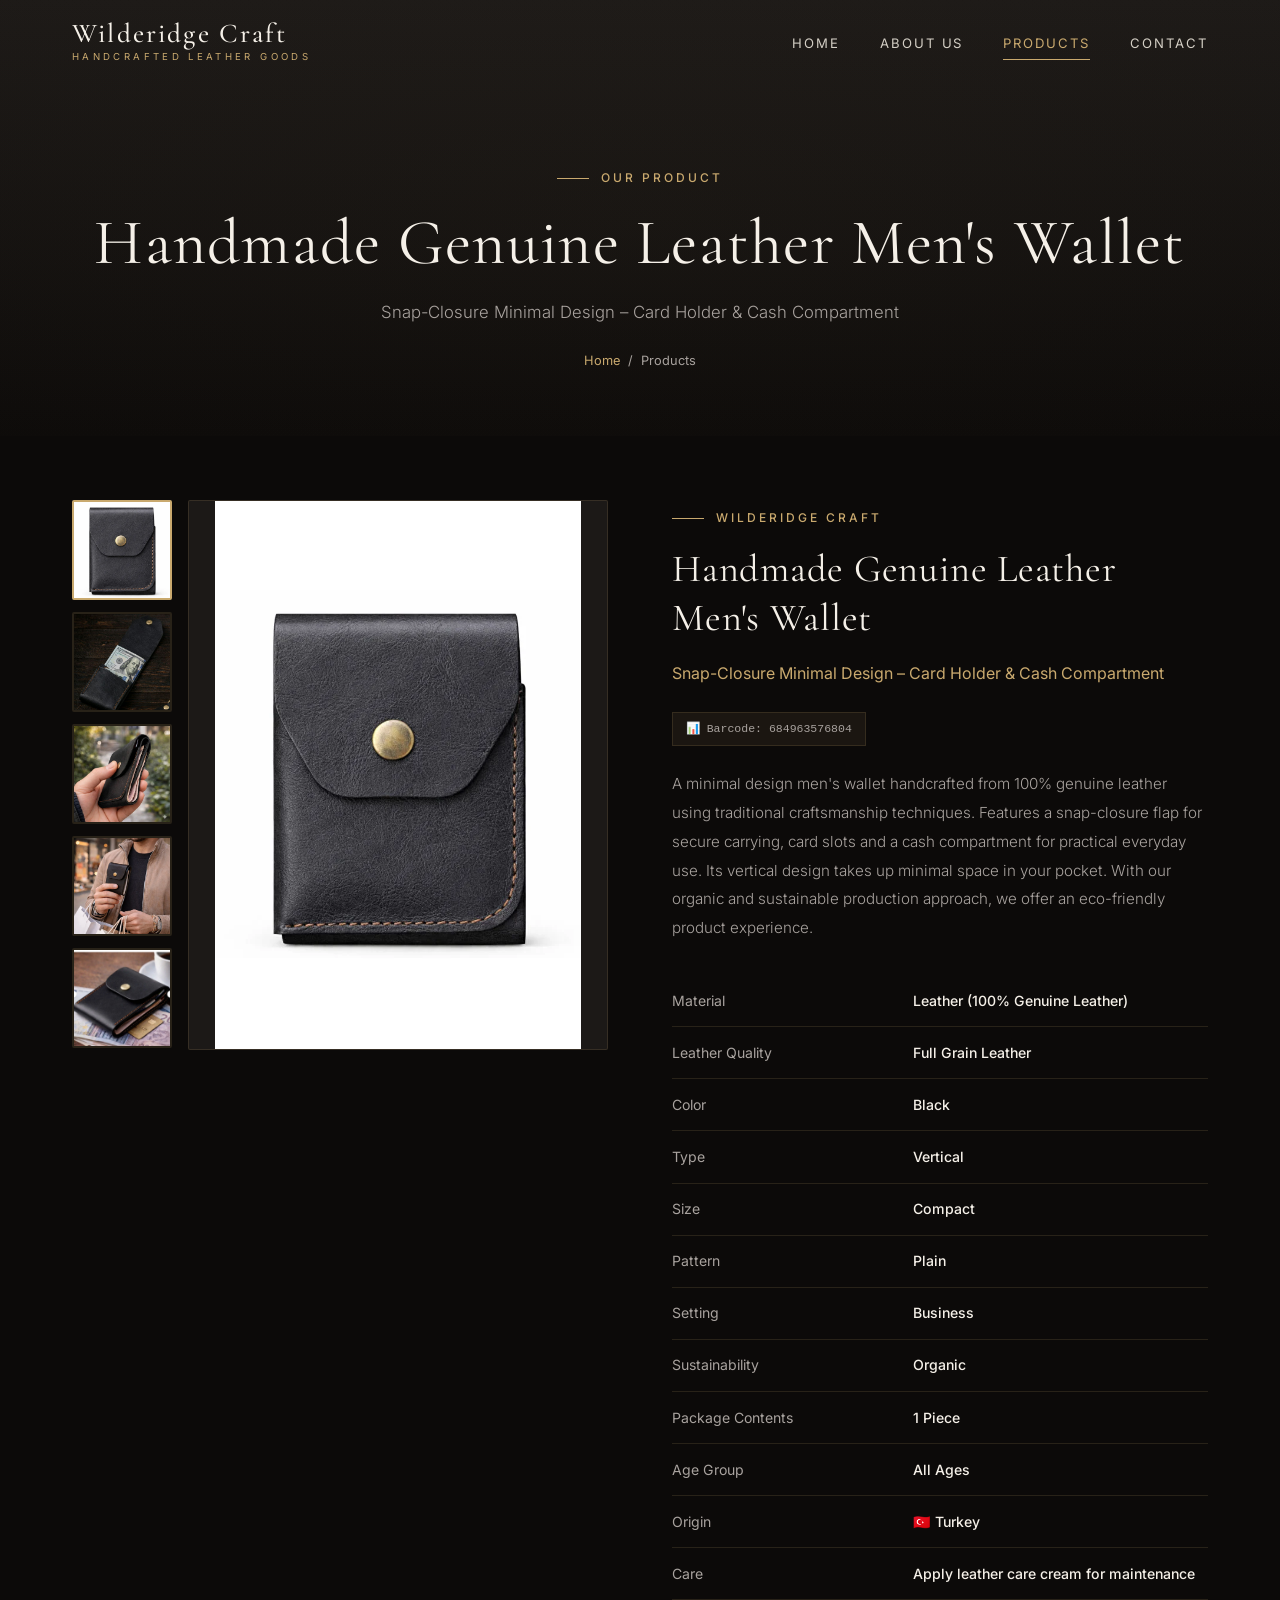
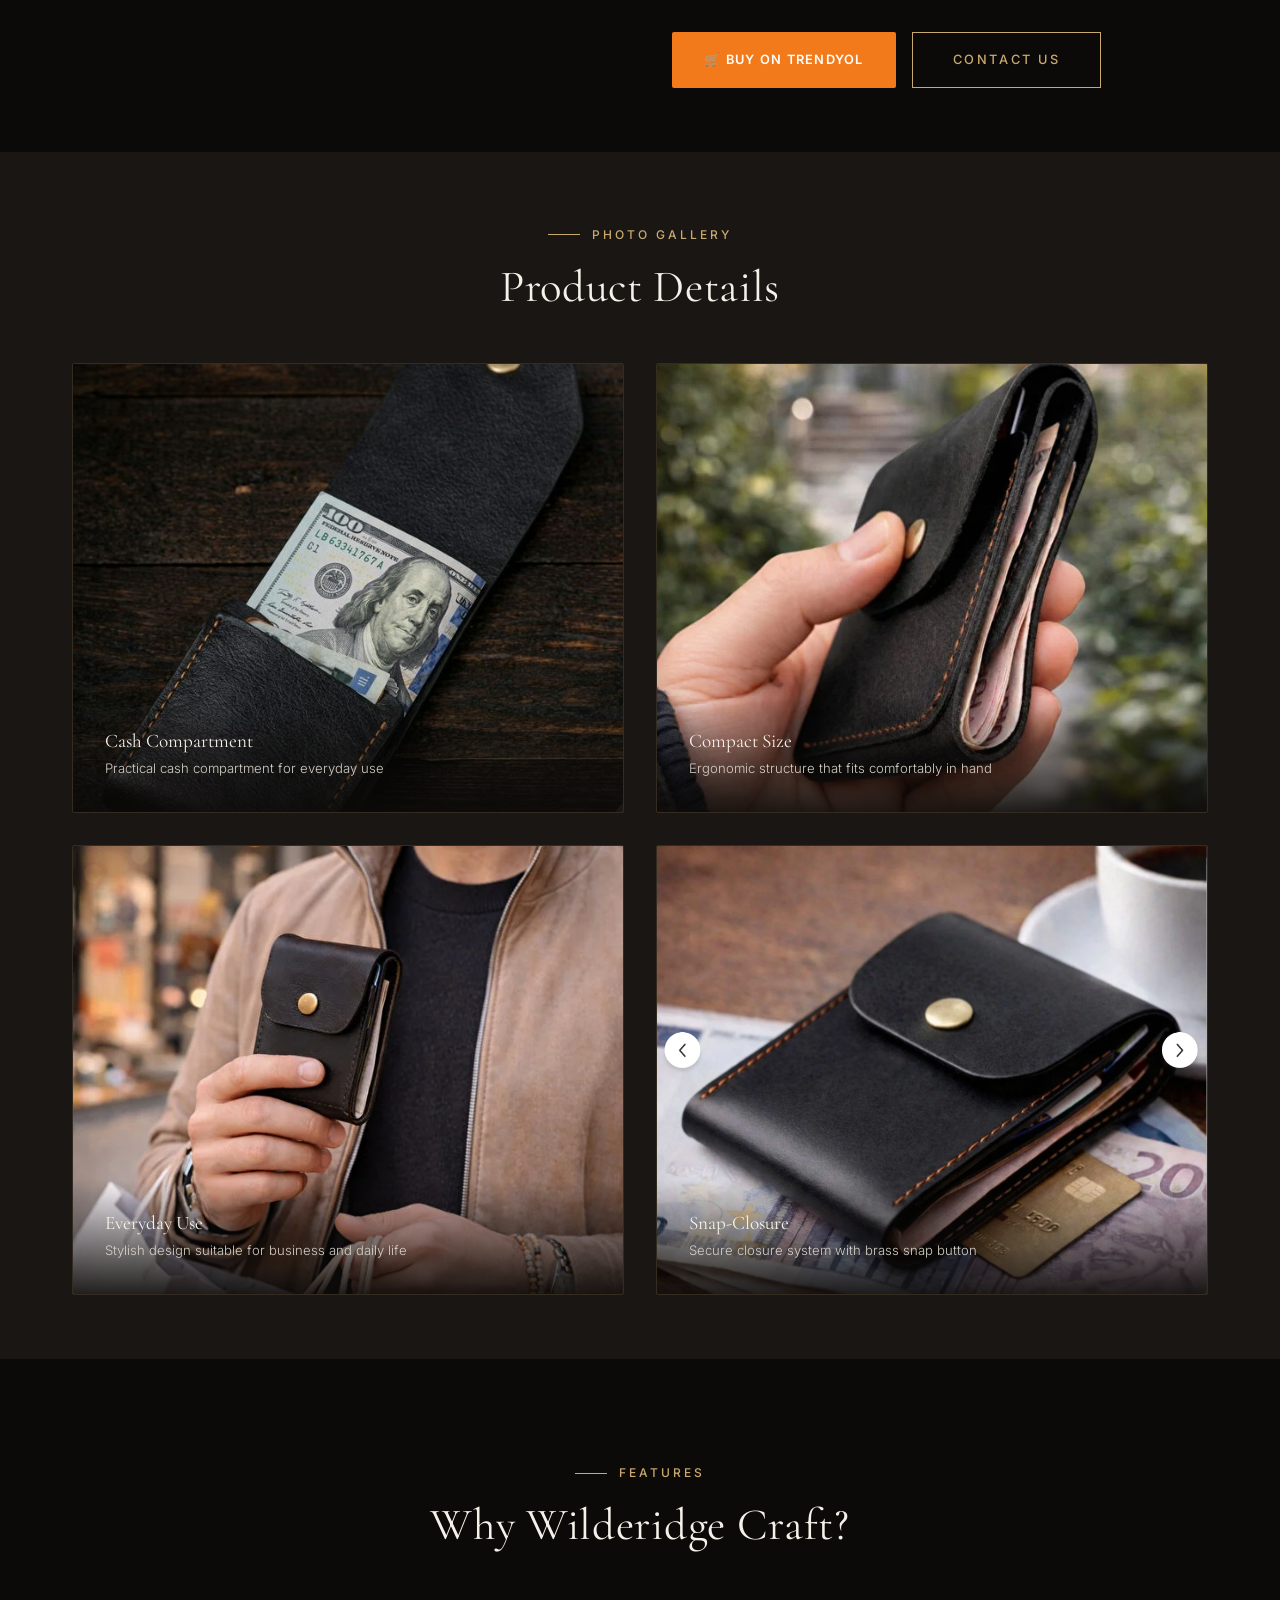
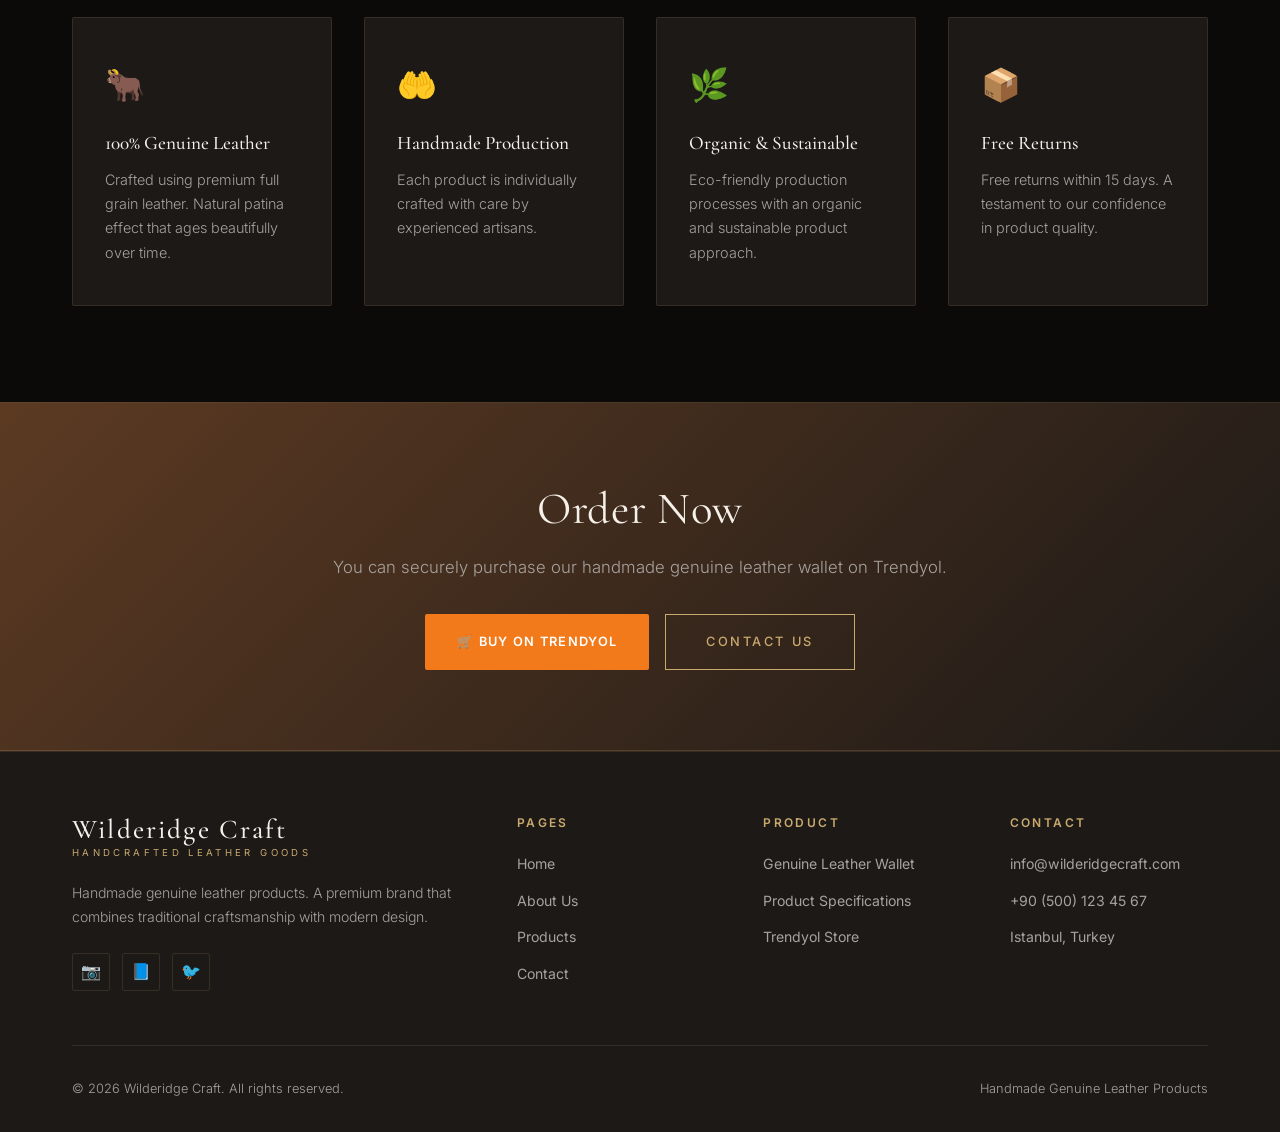
<file: urunlerimiz.html>
<!DOCTYPE html>
<html lang="en">
<head>
  <meta charset="UTF-8">
  <meta name="viewport" content="width=device-width, initial-scale=1.0">
  <title>Products | Wilderidge Craft - Handmade Genuine Leather Men's Wallet</title>
  <meta name="description" content="Wilderidge Craft handmade genuine leather men's wallet. Snap-closure minimal design with card holder and cash compartment. 100% genuine leather.">
  <link rel="stylesheet" href="style.css">
  <style>
    /* Product Image Gallery */
    .product-gallery {
      display: grid;
      grid-template-columns: 100px 1fr;
      gap: 1rem;
      height: 550px;
    }

    .gallery-thumbs {
      display: flex;
      flex-direction: column;
      gap: 0.75rem;
      overflow-y: auto;
    }

    .gallery-thumb {
      width: 100px;
      height: 100px;
      border: 2px solid var(--color-border);
      border-radius: 2px;
      cursor: pointer;
      overflow: hidden;
      transition: all var(--transition-fast);
      flex-shrink: 0;
    }

    .gallery-thumb:hover,
    .gallery-thumb.active {
      border-color: var(--color-gold);
    }

    .gallery-thumb img {
      width: 100%;
      height: 100%;
      object-fit: cover;
    }

    .gallery-main {
      overflow: hidden;
      border-radius: 2px;
      border: 1px solid var(--color-border);
      background: var(--color-bg-alt);
    }

    .gallery-main img {
      width: 100%;
      height: 100%;
      object-fit: contain;
      transition: opacity 0.3s ease;
    }

    /* Product Info Styles */
    .product-page-grid {
      display: grid;
      grid-template-columns: 1fr 1fr;
      gap: 4rem;
      align-items: start;
      padding: 4rem 0;
    }

    .product-info-section h1 {
      font-size: clamp(1.8rem, 3vw, 2.5rem);
      margin-bottom: 1rem;
      line-height: 1.3;
    }

    .product-info-section .product-subtitle {
      font-size: 1rem;
      color: var(--color-gold);
      margin-bottom: 1.5rem;
      font-weight: 400;
    }

    .product-info-section .product-description {
      font-size: 0.95rem;
      line-height: 1.9;
      color: var(--color-text-muted);
      margin-bottom: 2rem;
    }

    /* Specs Table */
    .specs-table {
      width: 100%;
      border-collapse: collapse;
      margin-bottom: 2rem;
    }

    .specs-table tr {
      border-bottom: 1px solid var(--color-border);
    }

    .specs-table td {
      padding: 0.85rem 0;
      font-size: 0.88rem;
    }

    .specs-table td:first-child {
      color: var(--color-text-muted);
      width: 45%;
      font-weight: 400;
    }

    .specs-table td:last-child {
      color: var(--color-cream);
      font-weight: 500;
    }

    .product-cta-group {
      display: flex;
      gap: 1rem;
      flex-wrap: wrap;
      margin-top: 2rem;
    }

    .trendyol-link {
      display: inline-flex;
      align-items: center;
      gap: 0.5rem;
      padding: 0.85rem 2rem;
      background: #f27a1a;
      color: #fff;
      font-size: 0.8rem;
      font-weight: 600;
      text-transform: uppercase;
      letter-spacing: 0.1em;
      border-radius: 2px;
      transition: all var(--transition-fast);
    }

    .trendyol-link:hover {
      background: #e06a0a;
      transform: translateY(-2px);
      box-shadow: 0 4px 15px rgba(242, 122, 26, 0.3);
    }

    /* Photo detail cards */
    .photo-showcase {
      padding: 4rem 0;
    }

    .photo-showcase-grid {
      display: grid;
      grid-template-columns: 1fr 1fr;
      gap: 2rem;
    }

    .photo-showcase-card {
      position: relative;
      overflow: hidden;
      border-radius: 2px;
      border: 1px solid var(--color-border);
      height: 450px;
      transition: all var(--transition-normal);
    }

    .photo-showcase-card:hover {
      border-color: var(--color-border-hover);
      transform: translateY(-4px);
      box-shadow: var(--shadow-lg);
    }

    .photo-showcase-card img {
      width: 100%;
      height: 100%;
      object-fit: cover;
      transition: transform var(--transition-slow);
    }

    .photo-showcase-card:hover img {
      transform: scale(1.05);
    }

    .photo-showcase-caption {
      position: absolute;
      bottom: 0;
      left: 0;
      right: 0;
      padding: 2rem;
      background: linear-gradient(transparent, rgba(12, 10, 9, 0.9));
    }

    .photo-showcase-caption h3 {
      font-size: 1.2rem;
      margin-bottom: 0.25rem;
    }

    .photo-showcase-caption p {
      font-size: 0.82rem;
      color: var(--color-cream-muted);
    }

    /* Barcode badge */
    .barcode-badge {
      display: inline-flex;
      align-items: center;
      gap: 0.5rem;
      padding: 0.4rem 0.8rem;
      background: rgba(201, 169, 110, 0.08);
      border: 1px solid var(--color-border);
      font-size: 0.72rem;
      font-family: monospace;
      color: var(--color-text-muted);
      margin-bottom: 1.5rem;
    }

    @media (max-width: 768px) {
      .product-page-grid {
        grid-template-columns: 1fr;
        gap: 2rem;
      }

      .product-gallery {
        grid-template-columns: 1fr;
        height: auto;
      }

      .gallery-thumbs {
        flex-direction: row;
        order: 2;
      }

      .gallery-thumb {
        width: 70px;
        height: 70px;
      }

      .gallery-main {
        height: 400px;
        order: 1;
      }

      .photo-showcase-grid {
        grid-template-columns: 1fr;
      }

      .photo-showcase-card {
        height: 350px;
      }
    }
  </style>
</head>
<body>

  <!-- HEADER -->
  <header class="header" id="header">
    <div class="container">
      <a href="index.html" class="logo">
        <span class="logo-brand">Wilderidge Craft</span>
        <span class="logo-tagline">Handcrafted Leather Goods</span>
      </a>
      <nav class="nav-links" id="navLinks">
        <a href="index.html">Home</a>
        <a href="hakkimizda.html">About Us</a>
        <a href="urunlerimiz.html" class="active">Products</a>
        <a href="iletisim.html">Contact</a>
      </nav>
      <button class="hamburger" id="hamburger" aria-label="Menu">
        <span></span>
        <span></span>
        <span></span>
      </button>
    </div>
    <div class="nav-overlay" id="navOverlay"></div>
  </header>

  <!-- PAGE HERO -->
  <section class="page-hero">
    <div class="container">
      <span class="section-label">Our Product</span>
      <h1>Handmade Genuine Leather Men's Wallet</h1>
      <p>Snap-Closure Minimal Design – Card Holder & Cash Compartment</p>
      <div class="breadcrumb">
        <a href="index.html">Home</a>
        <span>/</span>
        <span>Products</span>
      </div>
    </div>
  </section>

  <!-- PRODUCT DETAIL -->
  <section style="background: var(--color-bg);">
    <div class="container">
      <div class="product-page-grid">
        <!-- Gallery -->
        <div class="product-gallery animate-on-scroll">
          <div class="gallery-thumbs">
            <div class="gallery-thumb active" onclick="changeImage('img/wallet-front.png', this)">
              <img src="img/wallet-front.png" alt="Front View">
            </div>
            <div class="gallery-thumb" onclick="changeImage('img/wallet-open.png', this)">
              <img src="img/wallet-open.png" alt="Open View">
            </div>
            <div class="gallery-thumb" onclick="changeImage('img/wallet-hand.png', this)">
              <img src="img/wallet-hand.png" alt="In-Hand View">
            </div>
            <div class="gallery-thumb" onclick="changeImage('img/wallet-lifestyle.png', this)">
              <img src="img/wallet-lifestyle.png" alt="Lifestyle">
            </div>
            <div class="gallery-thumb" onclick="changeImage('img/wallet-original.jpg', this)">
              <img src="img/wallet-original.jpg" alt="Detail View">
            </div>
          </div>
          <div class="gallery-main">
            <img src="img/wallet-front.png" alt="Handmade Genuine Leather Men's Wallet" id="mainImage">
          </div>
        </div>

        <!-- Product Info -->
        <div class="product-info-section animate-on-scroll">
          <span class="section-label">Wilderidge Craft</span>
          <h1>Handmade Genuine Leather Men's Wallet</h1>
          <p class="product-subtitle">Snap-Closure Minimal Design – Card Holder & Cash Compartment</p>
          
          <div class="barcode-badge">
            📊 Barcode: 684963576804
          </div>

          <p class="product-description">
            A minimal design men's wallet handcrafted from 100% genuine leather using traditional craftsmanship techniques. 
            Features a snap-closure flap for secure carrying, card slots and a cash compartment for practical everyday use. 
            Its vertical design takes up minimal space in your pocket. With our organic and sustainable production approach, 
            we offer an eco-friendly product experience.
          </p>

          <!-- Specs Table -->
          <table class="specs-table">
            <tr>
              <td>Material</td>
              <td>Leather (100% Genuine Leather)</td>
            </tr>
            <tr>
              <td>Leather Quality</td>
              <td>Full Grain Leather</td>
            </tr>
            <tr>
              <td>Color</td>
              <td>Black</td>
            </tr>
            <tr>
              <td>Type</td>
              <td>Vertical</td>
            </tr>
            <tr>
              <td>Size</td>
              <td>Compact</td>
            </tr>
            <tr>
              <td>Pattern</td>
              <td>Plain</td>
            </tr>
            <tr>
              <td>Setting</td>
              <td>Business</td>
            </tr>
            <tr>
              <td>Sustainability</td>
              <td>Organic</td>
            </tr>
            <tr>
              <td>Package Contents</td>
              <td>1 Piece</td>
            </tr>
            <tr>
              <td>Age Group</td>
              <td>All Ages</td>
            </tr>
            <tr>
              <td>Origin</td>
              <td>🇹🇷 Turkey</td>
            </tr>
            <tr>
              <td>Care</td>
              <td>Apply leather care cream for maintenance</td>
            </tr>
          </table>

          <div class="product-cta-group">
            <a href="https://www.trendyol.com/bakani-leather/el-yapimi-hakiki-deri-erkek-cuzdan-citcitli-minimal-tasarim-kartlik-para-bolmeli-p-1116786589" target="_blank" rel="noopener" class="trendyol-link">
              🛒 Buy on Trendyol
            </a>
            <a href="iletisim.html" class="btn btn-outline">
              Contact Us
            </a>
          </div>
        </div>
      </div>
    </div>
  </section>

  <!-- PHOTO SHOWCASE -->
  <section class="photo-showcase" style="background: var(--color-surface);">
    <div class="container">
      <div style="text-align: center; margin-bottom: 3rem;">
        <span class="section-label">Photo Gallery</span>
        <h2 class="section-title">Product Details</h2>
      </div>
      <div class="photo-showcase-grid">
        <div class="photo-showcase-card animate-on-scroll">
          <img src="img/wallet-open.png" alt="Cash Compartment Detail">
          <div class="photo-showcase-caption">
            <h3>Cash Compartment</h3>
            <p>Practical cash compartment for everyday use</p>
          </div>
        </div>
        <div class="photo-showcase-card animate-on-scroll">
          <img src="img/wallet-hand.png" alt="Compact Size">
          <div class="photo-showcase-caption">
            <h3>Compact Size</h3>
            <p>Ergonomic structure that fits comfortably in hand</p>
          </div>
        </div>
        <div class="photo-showcase-card animate-on-scroll">
          <img src="img/wallet-lifestyle.png" alt="Everyday Use">
          <div class="photo-showcase-caption">
            <h3>Everyday Use</h3>
            <p>Stylish design suitable for business and daily life</p>
          </div>
        </div>
        <div class="photo-showcase-card animate-on-scroll">
          <img src="img/wallet-original.jpg" alt="Snap-Closure Detail">
          <div class="photo-showcase-caption">
            <h3>Snap-Closure</h3>
            <p>Secure closure system with brass snap button</p>
          </div>
        </div>
      </div>
    </div>
  </section>

  <!-- PRODUCT HIGHLIGHTS -->
  <section class="features">
    <div class="container">
      <div style="text-align: center; margin-bottom: 4rem;">
        <span class="section-label">Features</span>
        <h2 class="section-title">Why Wilderidge Craft?</h2>
      </div>
      <div class="features-grid">
        <div class="feature-card animate-on-scroll">
          <span class="feature-icon">🐂</span>
          <h3>100% Genuine Leather</h3>
          <p>Crafted using premium full grain leather. Natural patina effect that ages beautifully over time.</p>
        </div>
        <div class="feature-card animate-on-scroll">
          <span class="feature-icon">🤲</span>
          <h3>Handmade Production</h3>
          <p>Each product is individually crafted with care by experienced artisans.</p>
        </div>
        <div class="feature-card animate-on-scroll">
          <span class="feature-icon">🌿</span>
          <h3>Organic & Sustainable</h3>
          <p>Eco-friendly production processes with an organic and sustainable product approach.</p>
        </div>
        <div class="feature-card animate-on-scroll">
          <span class="feature-icon">📦</span>
          <h3>Free Returns</h3>
          <p>Free returns within 15 days. A testament to our confidence in product quality.</p>
        </div>
      </div>
    </div>
  </section>

  <!-- CTA -->
  <section class="cta-banner">
    <div class="container">
      <h2>Order Now</h2>
      <p>You can securely purchase our handmade genuine leather wallet on Trendyol.</p>
      <div style="display: flex; gap: 1rem; justify-content: center; flex-wrap: wrap;">
        <a href="https://www.trendyol.com/bakani-leather/el-yapimi-hakiki-deri-erkek-cuzdan-citcitli-minimal-tasarim-kartlik-para-bolmeli-p-1116786589" target="_blank" rel="noopener" class="trendyol-link">
          🛒 Buy on Trendyol
        </a>
        <a href="iletisim.html" class="btn btn-outline">
          Contact Us
        </a>
      </div>
    </div>
  </section>

  <!-- FOOTER -->
  <footer class="footer">
    <div class="container">
      <div class="footer-grid">
        <div class="footer-brand">
          <a href="index.html" class="logo">
            <span class="logo-brand">Wilderidge Craft</span>
            <span class="logo-tagline">Handcrafted Leather Goods</span>
          </a>
          <p>Handmade genuine leather products. A premium brand that combines traditional craftsmanship with modern design.</p>
          <div class="social-links">
            <a href="#" class="social-link" aria-label="Instagram">📷</a>
            <a href="#" class="social-link" aria-label="Facebook">📘</a>
            <a href="#" class="social-link" aria-label="Twitter">🐦</a>
          </div>
        </div>
        <div class="footer-col">
          <h4>Pages</h4>
          <ul>
            <li><a href="index.html">Home</a></li>
            <li><a href="hakkimizda.html">About Us</a></li>
            <li><a href="urunlerimiz.html">Products</a></li>
            <li><a href="iletisim.html">Contact</a></li>
          </ul>
        </div>
        <div class="footer-col">
          <h4>Product</h4>
          <ul>
            <li><a href="urunlerimiz.html">Genuine Leather Wallet</a></li>
            <li><a href="urunlerimiz.html">Product Specifications</a></li>
            <li><a href="https://www.trendyol.com/bakani-leather/el-yapimi-hakiki-deri-erkek-cuzdan-citcitli-minimal-tasarim-kartlik-para-bolmeli-p-1116786589" target="_blank">Trendyol Store</a></li>
          </ul>
        </div>
        <div class="footer-col">
          <h4>Contact</h4>
          <ul>
            <li><a href="mailto:info@wilderidgecraft.com">info@wilderidgecraft.com</a></li>
            <li><a href="tel:+905001234567">+90 (500) 123 45 67</a></li>
            <li><a href="iletisim.html">Istanbul, Turkey</a></li>
          </ul>
        </div>
      </div>
      <div class="footer-bottom">
        <p>&copy; 2026 Wilderidge Craft. All rights reserved.</p>
        <p>Handmade Genuine Leather Products</p>
      </div>
    </div>
  </footer>

  <script src="main.js"></script>
  <script>
    // Image Gallery
    function changeImage(src, thumbEl) {
      const mainImg = document.getElementById('mainImage');
      mainImg.style.opacity = '0';
      setTimeout(() => {
        mainImg.src = src;
        mainImg.style.opacity = '1';
      }, 200);

      // Update active thumb
      document.querySelectorAll('.gallery-thumb').forEach(t => t.classList.remove('active'));
      thumbEl.classList.add('active');
    }
  </script>
</body>
</html>
</file>
<file: style.css>
/* ============================================
   Wilderidge Craft - Premium Leather Goods
   Design System & Global Styles
   ============================================ */

@import url('https://fonts.googleapis.com/css2?family=Cormorant+Garamond:ital,wght@0,300;0,400;0,500;0,600;0,700;1,400;1,500&family=Inter:wght@300;400;500;600&family=Playfair+Display:ital,wght@0,400;0,500;0,600;0,700;1,400&display=swap');

/* ---- CSS Variables ---- */
:root {
  --color-bg: #0c0a09;
  --color-bg-alt: #1c1917;
  --color-bg-card: #292524;
  --color-surface: #1a1614;
  --color-gold: #c9a96e;
  --color-gold-light: #dfc89a;
  --color-gold-dark: #a68542;
  --color-cream: #f5f0e8;
  --color-cream-muted: #d4cfc5;
  --color-text: #e7e5e4;
  --color-text-muted: #a8a29e;
  --color-leather-brown: #8b5e3c;
  --color-leather-dark: #5c3a22;
  --color-border: rgba(201, 169, 110, 0.15);
  --color-border-hover: rgba(201, 169, 110, 0.35);

  --font-heading: 'Cormorant Garamond', 'Playfair Display', serif;
  --font-body: 'Inter', -apple-system, sans-serif;

  --shadow-sm: 0 2px 8px rgba(0, 0, 0, 0.3);
  --shadow-md: 0 8px 24px rgba(0, 0, 0, 0.4);
  --shadow-lg: 0 16px 48px rgba(0, 0, 0, 0.5);
  --shadow-gold: 0 4px 20px rgba(201, 169, 110, 0.15);

  --transition-fast: 0.2s cubic-bezier(0.4, 0, 0.2, 1);
  --transition-normal: 0.35s cubic-bezier(0.4, 0, 0.2, 1);
  --transition-slow: 0.6s cubic-bezier(0.4, 0, 0.2, 1);

  --container-max: 1200px;
  --container-narrow: 900px;
}

/* ---- Reset & Base ---- */
*, *::before, *::after {
  margin: 0;
  padding: 0;
  box-sizing: border-box;
}

html {
  scroll-behavior: smooth;
  font-size: 16px;
}

body {
  font-family: var(--font-body);
  background-color: var(--color-bg);
  color: var(--color-text);
  line-height: 1.7;
  overflow-x: hidden;
  -webkit-font-smoothing: antialiased;
  -moz-osx-font-smoothing: grayscale;
}

img {
  max-width: 100%;
  height: auto;
  display: block;
}

a {
  text-decoration: none;
  color: inherit;
  transition: color var(--transition-fast);
}

ul, ol {
  list-style: none;
}

/* ---- Container ---- */
.container {
  width: 100%;
  max-width: var(--container-max);
  margin: 0 auto;
  padding: 0 2rem;
}

.container--narrow {
  max-width: var(--container-narrow);
}

/* ---- Typography ---- */
h1, h2, h3, h4, h5 {
  font-family: var(--font-heading);
  font-weight: 400;
  line-height: 1.2;
  color: var(--color-cream);
}

h1 {
  font-size: clamp(2.5rem, 5vw, 4.5rem);
  letter-spacing: 0.02em;
}

h2 {
  font-size: clamp(2rem, 3.5vw, 3rem);
  letter-spacing: 0.015em;
}

h3 {
  font-size: clamp(1.4rem, 2vw, 1.8rem);
}

p {
  color: var(--color-text-muted);
  font-weight: 300;
  max-width: 65ch;
}

/* ---- Section Title ---- */
.section-label {
  display: inline-flex;
  align-items: center;
  gap: 0.75rem;
  font-size: 0.75rem;
  font-weight: 500;
  text-transform: uppercase;
  letter-spacing: 0.25em;
  color: var(--color-gold);
  margin-bottom: 1rem;
}

.section-label::before {
  content: '';
  width: 2rem;
  height: 1px;
  background: var(--color-gold);
}

.section-title {
  margin-bottom: 1.5rem;
}

.section-desc {
  font-size: 1.05rem;
  line-height: 1.8;
  margin-bottom: 3rem;
}

/* ============================================
   HEADER / NAVBAR
   ============================================ */
.header {
  position: fixed;
  top: 0;
  left: 0;
  width: 100%;
  z-index: 1000;
  padding: 1.25rem 0;
  transition: all var(--transition-normal);
  background: transparent;
}

.header.scrolled {
  background: rgba(12, 10, 9, 0.92);
  backdrop-filter: blur(12px);
  -webkit-backdrop-filter: blur(12px);
  border-bottom: 1px solid var(--color-border);
  padding: 0.75rem 0;
}

.header .container {
  display: flex;
  align-items: center;
  justify-content: space-between;
}

.logo {
  display: flex;
  flex-direction: column;
  align-items: flex-start;
  gap: 0;
}

.logo-brand {
  font-family: var(--font-heading);
  font-size: 1.7rem;
  font-weight: 500;
  color: var(--color-cream);
  letter-spacing: 0.08em;
  line-height: 1;
}

.logo-tagline {
  font-size: 0.6rem;
  text-transform: uppercase;
  letter-spacing: 0.35em;
  color: var(--color-gold);
  font-weight: 400;
  margin-top: 2px;
}

.nav-links {
  display: flex;
  gap: 2.5rem;
  align-items: center;
}

.nav-links a {
  font-size: 0.82rem;
  font-weight: 400;
  text-transform: uppercase;
  letter-spacing: 0.15em;
  color: var(--color-cream-muted);
  position: relative;
  padding: 0.25rem 0;
}

.nav-links a::after {
  content: '';
  position: absolute;
  bottom: -2px;
  left: 0;
  width: 0;
  height: 1px;
  background: var(--color-gold);
  transition: width var(--transition-normal);
}

.nav-links a:hover,
.nav-links a.active {
  color: var(--color-gold);
}

.nav-links a:hover::after,
.nav-links a.active::after {
  width: 100%;
}

/* Hamburger Menu */
.hamburger {
  display: none;
  flex-direction: column;
  gap: 5px;
  cursor: pointer;
  padding: 5px;
  background: none;
  border: none;
  z-index: 1001;
}

.hamburger span {
  width: 24px;
  height: 1.5px;
  background: var(--color-cream);
  transition: all var(--transition-fast);
  display: block;
}

.hamburger.active span:nth-child(1) {
  transform: rotate(45deg) translate(4px, 5px);
}

.hamburger.active span:nth-child(2) {
  opacity: 0;
}

.hamburger.active span:nth-child(3) {
  transform: rotate(-45deg) translate(4px, -5px);
}

/* ============================================
   HERO SECTION
   ============================================ */
.hero {
  position: relative;
  min-height: 100vh;
  display: flex;
  align-items: center;
  overflow: hidden;
}

.hero-bg {
  position: absolute;
  inset: 0;
  z-index: 0;
}

.hero-bg img {
  width: 100%;
  height: 100%;
  object-fit: cover;
  filter: brightness(0.35) saturate(0.8);
}

.hero-overlay {
  position: absolute;
  inset: 0;
  background: linear-gradient(
    180deg,
    rgba(12, 10, 9, 0.4) 0%,
    rgba(12, 10, 9, 0.2) 40%,
    rgba(12, 10, 9, 0.7) 80%,
    rgba(12, 10, 9, 1) 100%
  );
  z-index: 1;
}

.hero-content {
  position: relative;
  z-index: 2;
  max-width: 700px;
  animation: fadeInUp 1s ease-out 0.3s both;
}

.hero-content .section-label {
  margin-bottom: 1.5rem;
}

.hero-content h1 {
  margin-bottom: 1.5rem;
}

.hero-content h1 .highlight {
  color: var(--color-gold);
  font-style: italic;
}

.hero-content p {
  font-size: 1.1rem;
  margin-bottom: 2.5rem;
  color: var(--color-cream-muted);
}

/* ---- Buttons ---- */
.btn {
  display: inline-flex;
  align-items: center;
  gap: 0.75rem;
  padding: 1rem 2.5rem;
  font-family: var(--font-body);
  font-size: 0.8rem;
  font-weight: 500;
  text-transform: uppercase;
  letter-spacing: 0.2em;
  border: none;
  cursor: pointer;
  transition: all var(--transition-normal);
  position: relative;
  overflow: hidden;
}

.btn-primary {
  background: var(--color-gold);
  color: var(--color-bg);
}

.btn-primary:hover {
  background: var(--color-gold-light);
  box-shadow: var(--shadow-gold);
  transform: translateY(-2px);
}

.btn-outline {
  background: transparent;
  color: var(--color-gold);
  border: 1px solid var(--color-gold);
}

.btn-outline:hover {
  background: var(--color-gold);
  color: var(--color-bg);
  transform: translateY(-2px);
}

.btn-icon {
  transition: transform var(--transition-fast);
}

.btn:hover .btn-icon {
  transform: translateX(4px);
}

/* ============================================
   FEATURES / HIGHLIGHTS
   ============================================ */
.features {
  padding: 6rem 0;
  background: var(--color-bg);
}

.features-grid {
  display: grid;
  grid-template-columns: repeat(auto-fit, minmax(260px, 1fr));
  gap: 2rem;
}

.feature-card {
  padding: 2.5rem 2rem;
  background: var(--color-bg-alt);
  border: 1px solid var(--color-border);
  border-radius: 2px;
  transition: all var(--transition-normal);
  position: relative;
  overflow: hidden;
}

.feature-card::before {
  content: '';
  position: absolute;
  top: 0;
  left: 0;
  right: 0;
  height: 2px;
  background: linear-gradient(90deg, var(--color-gold), var(--color-gold-dark));
  transform: scaleX(0);
  transform-origin: left;
  transition: transform var(--transition-normal);
}

.feature-card:hover {
  border-color: var(--color-border-hover);
  transform: translateY(-4px);
  box-shadow: var(--shadow-md);
}

.feature-card:hover::before {
  transform: scaleX(1);
}

.feature-icon {
  font-size: 2rem;
  margin-bottom: 1.25rem;
  display: block;
}

.feature-card h3 {
  font-size: 1.2rem;
  margin-bottom: 0.75rem;
  font-weight: 500;
}

.feature-card p {
  font-size: 0.9rem;
  line-height: 1.7;
}

/* ============================================
   PRODUCTS SECTION
   ============================================ */
.products {
  padding: 6rem 0;
  background: var(--color-surface);
}

.products-header {
  text-align: center;
  margin-bottom: 4rem;
}

.products-header p {
  margin: 0 auto;
}

.products-grid {
  display: grid;
  grid-template-columns: repeat(auto-fit, minmax(320px, 1fr));
  gap: 2rem;
}

.product-card {
  background: var(--color-bg-alt);
  border: 1px solid var(--color-border);
  border-radius: 2px;
  overflow: hidden;
  transition: all var(--transition-normal);
  cursor: pointer;
}

.product-card:hover {
  border-color: var(--color-border-hover);
  transform: translateY(-6px);
  box-shadow: var(--shadow-lg);
}

.product-card-img {
  position: relative;
  height: 320px;
  overflow: hidden;
}

.product-card-img img {
  width: 100%;
  height: 100%;
  object-fit: cover;
  transition: transform var(--transition-slow);
}

.product-card:hover .product-card-img img {
  transform: scale(1.06);
}

.product-badge {
  position: absolute;
  top: 1rem;
  left: 1rem;
  background: var(--color-gold);
  color: var(--color-bg);
  padding: 0.35rem 0.9rem;
  font-size: 0.65rem;
  font-weight: 600;
  text-transform: uppercase;
  letter-spacing: 0.15em;
}

.product-card-body {
  padding: 1.75rem;
}

.product-card-body h3 {
  font-size: 1.3rem;
  margin-bottom: 0.5rem;
}

.product-card-body .product-desc {
  font-size: 0.88rem;
  margin-bottom: 1.25rem;
  color: var(--color-text-muted);
  line-height: 1.6;
}

.product-specs {
  display: flex;
  flex-wrap: wrap;
  gap: 0.5rem;
}

.product-spec {
  display: inline-flex;
  align-items: center;
  gap: 0.35rem;
  padding: 0.3rem 0.75rem;
  background: rgba(201, 169, 110, 0.08);
  border: 1px solid var(--color-border);
  font-size: 0.72rem;
  text-transform: uppercase;
  letter-spacing: 0.08em;
  color: var(--color-gold-light);
}

/* ============================================
   ABOUT / STORY SECTION
   ============================================ */
.about-section {
  padding: 7rem 0;
}

.about-grid {
  display: grid;
  grid-template-columns: 1fr 1fr;
  gap: 4rem;
  align-items: center;
}

.about-image {
  position: relative;
  border-radius: 2px;
  overflow: hidden;
}

.about-image img {
  width: 100%;
  height: 500px;
  object-fit: cover;
  border-radius: 2px;
}

.about-image::after {
  content: '';
  position: absolute;
  inset: 0;
  border: 1px solid var(--color-border);
  border-radius: 2px;
  pointer-events: none;
}

.about-text h2 {
  margin-bottom: 1.5rem;
}

.about-text p {
  margin-bottom: 1.5rem;
  font-size: 0.95rem;
  line-height: 1.8;
}

.about-stats {
  display: flex;
  gap: 3rem;
  margin-top: 2.5rem;
  padding-top: 2.5rem;
  border-top: 1px solid var(--color-border);
}

.stat {
  text-align: left;
}

.stat-number {
  font-family: var(--font-heading);
  font-size: 2.5rem;
  color: var(--color-gold);
  line-height: 1;
  display: block;
}

.stat-label {
  font-size: 0.75rem;
  text-transform: uppercase;
  letter-spacing: 0.15em;
  color: var(--color-text-muted);
  margin-top: 0.5rem;
  display: block;
}

/* ============================================
   MISSION / VISION
   ============================================ */
.mission-vision {
  padding: 6rem 0;
  background: var(--color-surface);
}

.mv-grid {
  display: grid;
  grid-template-columns: 1fr 1fr;
  gap: 2rem;
}

.mv-card {
  padding: 3rem;
  background: var(--color-bg-alt);
  border: 1px solid var(--color-border);
  border-radius: 2px;
  position: relative;
  transition: all var(--transition-normal);
}

.mv-card:hover {
  border-color: var(--color-border-hover);
  box-shadow: var(--shadow-md);
}

.mv-card .mv-icon {
  font-size: 2.5rem;
  margin-bottom: 1.5rem;
}

.mv-card h3 {
  font-size: 1.6rem;
  margin-bottom: 1rem;
  color: var(--color-gold);
}

.mv-card p {
  font-size: 0.95rem;
  line-height: 1.8;
}

/* ============================================
   VALUES
   ============================================ */
.values {
  padding: 6rem 0;
}

.values-header {
  text-align: center;
  margin-bottom: 4rem;
}

.values-header p {
  margin: 0 auto;
}

.values-grid {
  display: grid;
  grid-template-columns: repeat(auto-fit, minmax(240px, 1fr));
  gap: 1.5rem;
}

.value-card {
  text-align: center;
  padding: 2.5rem 2rem;
  background: var(--color-bg-alt);
  border: 1px solid var(--color-border);
  border-radius: 2px;
  transition: all var(--transition-normal);
}

.value-card:hover {
  border-color: var(--color-border-hover);
  transform: translateY(-4px);
}

.value-icon {
  font-size: 2.5rem;
  margin-bottom: 1rem;
}

.value-card h3 {
  font-size: 1.1rem;
  font-weight: 500;
  margin-bottom: 0.75rem;
}

.value-card p {
  font-size: 0.85rem;
  margin: 0 auto;
  line-height: 1.7;
}

/* ============================================
   CTA BANNER
   ============================================ */
.cta-banner {
  padding: 5rem 0;
  background: linear-gradient(135deg, var(--color-leather-dark), var(--color-bg-alt));
  text-align: center;
  border-top: 1px solid var(--color-border);
  border-bottom: 1px solid var(--color-border);
}

.cta-banner h2 {
  margin-bottom: 1rem;
}

.cta-banner p {
  margin: 0 auto 2rem;
  font-size: 1.05rem;
}

/* ============================================
   CRAFTSMANSHIP PROCESS
   ============================================ */
.process {
  padding: 6rem 0;
  background: var(--color-surface);
}

.process-header {
  text-align: center;
  margin-bottom: 4rem;
}

.process-header p {
  margin: 0 auto;
}

.process-steps {
  display: grid;
  grid-template-columns: repeat(auto-fit, minmax(220px, 1fr));
  gap: 2rem;
  position: relative;
}

.process-step {
  text-align: center;
  padding: 2rem;
  position: relative;
}

.step-number {
  font-family: var(--font-heading);
  font-size: 3rem;
  color: var(--color-gold);
  opacity: 0.3;
  line-height: 1;
  margin-bottom: 1rem;
}

.process-step h3 {
  font-size: 1.15rem;
  font-weight: 500;
  margin-bottom: 0.75rem;
}

.process-step p {
  font-size: 0.85rem;
  margin: 0 auto;
  line-height: 1.7;
}

/* ============================================
   CONTACT SECTION
   ============================================ */
.contact-section {
  padding: 7rem 0;
}

.contact-grid {
  display: grid;
  grid-template-columns: 1fr 1fr;
  gap: 4rem;
}

.contact-info h2 {
  margin-bottom: 1.5rem;
}

.contact-info > p {
  margin-bottom: 2.5rem;
  font-size: 0.95rem;
  line-height: 1.8;
}

.contact-details {
  display: flex;
  flex-direction: column;
  gap: 1.5rem;
}

.contact-item {
  display: flex;
  align-items: flex-start;
  gap: 1rem;
}

.contact-item-icon {
  font-size: 1.5rem;
  color: var(--color-gold);
  flex-shrink: 0;
  width: 40px;
  height: 40px;
  display: flex;
  align-items: center;
  justify-content: center;
  background: rgba(201, 169, 110, 0.08);
  border: 1px solid var(--color-border);
  border-radius: 2px;
}

.contact-item-text h4 {
  font-size: 0.85rem;
  font-weight: 500;
  text-transform: uppercase;
  letter-spacing: 0.1em;
  color: var(--color-gold);
  margin-bottom: 0.25rem;
  font-family: var(--font-body);
}

.contact-item-text p {
  font-size: 0.9rem;
  color: var(--color-text-muted);
}

/* Contact Form */
.contact-form-wrapper {
  background: var(--color-bg-alt);
  border: 1px solid var(--color-border);
  padding: 3rem;
  border-radius: 2px;
}

.contact-form-wrapper h3 {
  font-size: 1.5rem;
  margin-bottom: 2rem;
}

.form-group {
  margin-bottom: 1.5rem;
}

.form-group label {
  display: block;
  font-size: 0.75rem;
  text-transform: uppercase;
  letter-spacing: 0.15em;
  color: var(--color-cream-muted);
  margin-bottom: 0.5rem;
  font-weight: 500;
}

.form-group input,
.form-group textarea {
  width: 100%;
  padding: 0.9rem 1.2rem;
  background: var(--color-bg);
  border: 1px solid var(--color-border);
  border-radius: 2px;
  color: var(--color-cream);
  font-family: var(--font-body);
  font-size: 0.9rem;
  transition: border-color var(--transition-fast);
  outline: none;
}

.form-group input:focus,
.form-group textarea:focus {
  border-color: var(--color-gold);
}

.form-group textarea {
  height: 140px;
  resize: vertical;
}

.form-row {
  display: grid;
  grid-template-columns: 1fr 1fr;
  gap: 1.5rem;
}

.form-submit {
  width: 100%;
  justify-content: center;
  margin-top: 0.5rem;
}

/* ============================================
   FOOTER
   ============================================ */
.footer {
  background: var(--color-bg-alt);
  border-top: 1px solid var(--color-border);
  padding: 4rem 0 2rem;
}

.footer-grid {
  display: grid;
  grid-template-columns: 2fr 1fr 1fr 1fr;
  gap: 3rem;
  margin-bottom: 3rem;
}

.footer-brand .logo {
  margin-bottom: 1.25rem;
}

.footer-brand p {
  font-size: 0.88rem;
  line-height: 1.7;
  margin-bottom: 1.5rem;
}

.social-links {
  display: flex;
  gap: 0.75rem;
}

.social-link {
  width: 38px;
  height: 38px;
  display: flex;
  align-items: center;
  justify-content: center;
  border: 1px solid var(--color-border);
  border-radius: 2px;
  font-size: 1rem;
  color: var(--color-text-muted);
  transition: all var(--transition-fast);
}

.social-link:hover {
  border-color: var(--color-gold);
  color: var(--color-gold);
  background: rgba(201, 169, 110, 0.08);
}

.footer-col h4 {
  font-size: 0.75rem;
  text-transform: uppercase;
  letter-spacing: 0.2em;
  color: var(--color-gold);
  margin-bottom: 1.25rem;
  font-family: var(--font-body);
  font-weight: 600;
}

.footer-col ul li {
  margin-bottom: 0.6rem;
}

.footer-col ul li a {
  font-size: 0.88rem;
  color: var(--color-text-muted);
  transition: color var(--transition-fast);
}

.footer-col ul li a:hover {
  color: var(--color-gold);
}

.footer-bottom {
  padding-top: 2rem;
  border-top: 1px solid var(--color-border);
  display: flex;
  align-items: center;
  justify-content: space-between;
}

.footer-bottom p {
  font-size: 0.8rem;
  color: var(--color-text-muted);
}

/* ============================================
   PAGE HERO (Inner Pages)
   ============================================ */
.page-hero {
  padding: 10rem 0 4rem;
  background: linear-gradient(180deg, var(--color-bg-alt) 0%, var(--color-bg) 100%);
  text-align: center;
  position: relative;
  overflow: hidden;
}

.page-hero::before {
  content: '';
  position: absolute;
  top: -50%;
  left: -50%;
  width: 200%;
  height: 200%;
  background: radial-gradient(ellipse at center, rgba(201, 169, 110, 0.03) 0%, transparent 70%);
  pointer-events: none;
}

.page-hero h1 {
  position: relative;
}

.page-hero p {
  position: relative;
  margin: 1rem auto 0;
  font-size: 1.05rem;
}

.breadcrumb {
  position: relative;
  display: flex;
  justify-content: center;
  gap: 0.5rem;
  margin-top: 1.5rem;
  font-size: 0.8rem;
  color: var(--color-text-muted);
}

.breadcrumb a {
  color: var(--color-gold);
}

.breadcrumb span {
  color: var(--color-text-muted);
}

/* ============================================
   ANIMATIONS
   ============================================ */
@keyframes fadeInUp {
  from {
    opacity: 0;
    transform: translateY(30px);
  }
  to {
    opacity: 1;
    transform: translateY(0);
  }
}

@keyframes fadeIn {
  from { opacity: 0; }
  to { opacity: 1; }
}

.animate-on-scroll {
  opacity: 0;
  transform: translateY(30px);
  transition: all 0.7s ease-out;
}

.animate-on-scroll.visible {
  opacity: 1;
  transform: translateY(0);
}

/* ============================================
   RESPONSIVE
   ============================================ */
@media (max-width: 992px) {
  .about-grid,
  .contact-grid {
    grid-template-columns: 1fr;
    gap: 2.5rem;
  }

  .mv-grid {
    grid-template-columns: 1fr;
  }

  .footer-grid {
    grid-template-columns: 1fr 1fr;
    gap: 2rem;
  }

  .about-image img {
    height: 350px;
  }
}

@media (max-width: 768px) {
  .hamburger {
    display: flex;
  }

  .nav-links {
    position: fixed;
    top: 0;
    right: -100%;
    width: 280px;
    height: 100vh;
    background: var(--color-bg-alt);
    flex-direction: column;
    justify-content: center;
    gap: 2rem;
    padding: 2rem;
    border-left: 1px solid var(--color-border);
    transition: right var(--transition-normal);
    z-index: 1001;
  }

  .nav-links.open {
    right: 0;
  }

  .nav-overlay {
    display: none;
    position: fixed;
    inset: 0;
    background: rgba(0, 0, 0, 0.6);
    z-index: 999;
  }

  .nav-overlay.open {
    display: block;
  }

  .hero-content {
    padding: 0 1rem;
  }

  .products-grid {
    grid-template-columns: 1fr;
  }

  .about-stats {
    flex-wrap: wrap;
    gap: 2rem;
  }

  .footer-grid {
    grid-template-columns: 1fr;
    gap: 2rem;
  }

  .footer-bottom {
    flex-direction: column;
    gap: 1rem;
    text-align: center;
  }

  .form-row {
    grid-template-columns: 1fr;
  }

  .features-grid {
    grid-template-columns: 1fr;
  }
}

@media (max-width: 480px) {
  .container {
    padding: 0 1.25rem;
  }

  h1 {
    font-size: 2rem;
  }

  h2 {
    font-size: 1.6rem;
  }

  .btn {
    padding: 0.85rem 1.75rem;
    font-size: 0.75rem;
  }
}

/* ============================================
   SCROLLBAR
   ============================================ */
::-webkit-scrollbar {
  width: 6px;
}

::-webkit-scrollbar-track {
  background: var(--color-bg);
}

::-webkit-scrollbar-thumb {
  background: var(--color-gold-dark);
  border-radius: 3px;
}

::-webkit-scrollbar-thumb:hover {
  background: var(--color-gold);
}

/* ============================================
   GALLERY (Products Page)
   ============================================ */
.product-detail-card {
  display: grid;
  grid-template-columns: 1fr 1fr;
  gap: 0;
  background: var(--color-bg-alt);
  border: 1px solid var(--color-border);
  border-radius: 2px;
  overflow: hidden;
  margin-bottom: 2rem;
  transition: all var(--transition-normal);
}

.product-detail-card:hover {
  border-color: var(--color-border-hover);
  box-shadow: var(--shadow-md);
}

.product-detail-img {
  height: 100%;
  min-height: 400px;
  overflow: hidden;
}

.product-detail-img img {
  width: 100%;
  height: 100%;
  object-fit: cover;
  transition: transform var(--transition-slow);
}

.product-detail-card:hover .product-detail-img img {
  transform: scale(1.04);
}

.product-detail-info {
  padding: 3rem;
  display: flex;
  flex-direction: column;
  justify-content: center;
}

.product-detail-info h3 {
  font-size: 1.6rem;
  margin-bottom: 1rem;
}

.product-detail-info p {
  font-size: 0.92rem;
  line-height: 1.8;
  margin-bottom: 1.5rem;
}

.product-features {
  list-style: none;
  margin-bottom: 2rem;
}

.product-features li {
  display: flex;
  align-items: center;
  gap: 0.75rem;
  padding: 0.5rem 0;
  font-size: 0.88rem;
  color: var(--color-text-muted);
  border-bottom: 1px solid var(--color-border);
}

.product-features li:last-child {
  border-bottom: none;
}

.product-features li .check {
  color: var(--color-gold);
  font-size: 1rem;
}

@media (max-width: 768px) {
  .product-detail-card {
    grid-template-columns: 1fr;
  }

  .product-detail-img {
    min-height: 280px;
  }

  .product-detail-info {
    padding: 2rem;
  }
}

/* ============================================
   TIMELINE
   ============================================ */
.timeline {
  position: relative;
  padding: 2rem 0;
}

.timeline::before {
  content: '';
  position: absolute;
  left: 50%;
  transform: translateX(-50%);
  top: 0;
  bottom: 0;
  width: 1px;
  background: var(--color-border);
}

.timeline-item {
  display: flex;
  justify-content: flex-end;
  padding-right: calc(50% + 2rem);
  margin-bottom: 3rem;
  position: relative;
}

.timeline-item:nth-child(even) {
  justify-content: flex-start;
  padding-right: 0;
  padding-left: calc(50% + 2rem);
}

.timeline-dot {
  position: absolute;
  left: 50%;
  transform: translateX(-50%);
  width: 12px;
  height: 12px;
  background: var(--color-gold);
  border-radius: 50%;
  border: 2px solid var(--color-bg);
  z-index: 1;
}

.timeline-content {
  background: var(--color-bg-alt);
  border: 1px solid var(--color-border);
  padding: 2rem;
  border-radius: 2px;
  max-width: 450px;
}

.timeline-content h3 {
  font-size: 1.2rem;
  margin-bottom: 0.5rem;
  color: var(--color-gold);
}

.timeline-content p {
  font-size: 0.88rem;
  line-height: 1.7;
}

@media (max-width: 768px) {
  .timeline::before {
    left: 1rem;
  }

  .timeline-item,
  .timeline-item:nth-child(even) {
    padding-left: 3rem;
    padding-right: 0;
    justify-content: flex-start;
  }

  .timeline-dot {
    left: 1rem;
  }
}

/* Success Message */
.form-success {
  display: none;
  padding: 1rem 1.5rem;
  background: rgba(201, 169, 110, 0.1);
  border: 1px solid var(--color-gold);
  border-radius: 2px;
  color: var(--color-gold);
  font-size: 0.9rem;
  text-align: center;
  margin-top: 1rem;
}

.form-success.show {
  display: block;
  animation: fadeIn 0.5s ease;
}

/* Map placeholder */
.map-container {
  margin-top: 4rem;
  height: 350px;
  background: var(--color-bg-alt);
  border: 1px solid var(--color-border);
  border-radius: 2px;
  overflow: hidden;
}

.map-container iframe {
  width: 100%;
  height: 100%;
  border: none;
  filter: grayscale(0.6) brightness(0.7) contrast(1.1);
  transition: filter var(--transition-normal);
}

.map-container:hover iframe {
  filter: grayscale(0.3) brightness(0.8) contrast(1.05);
}
</file>
